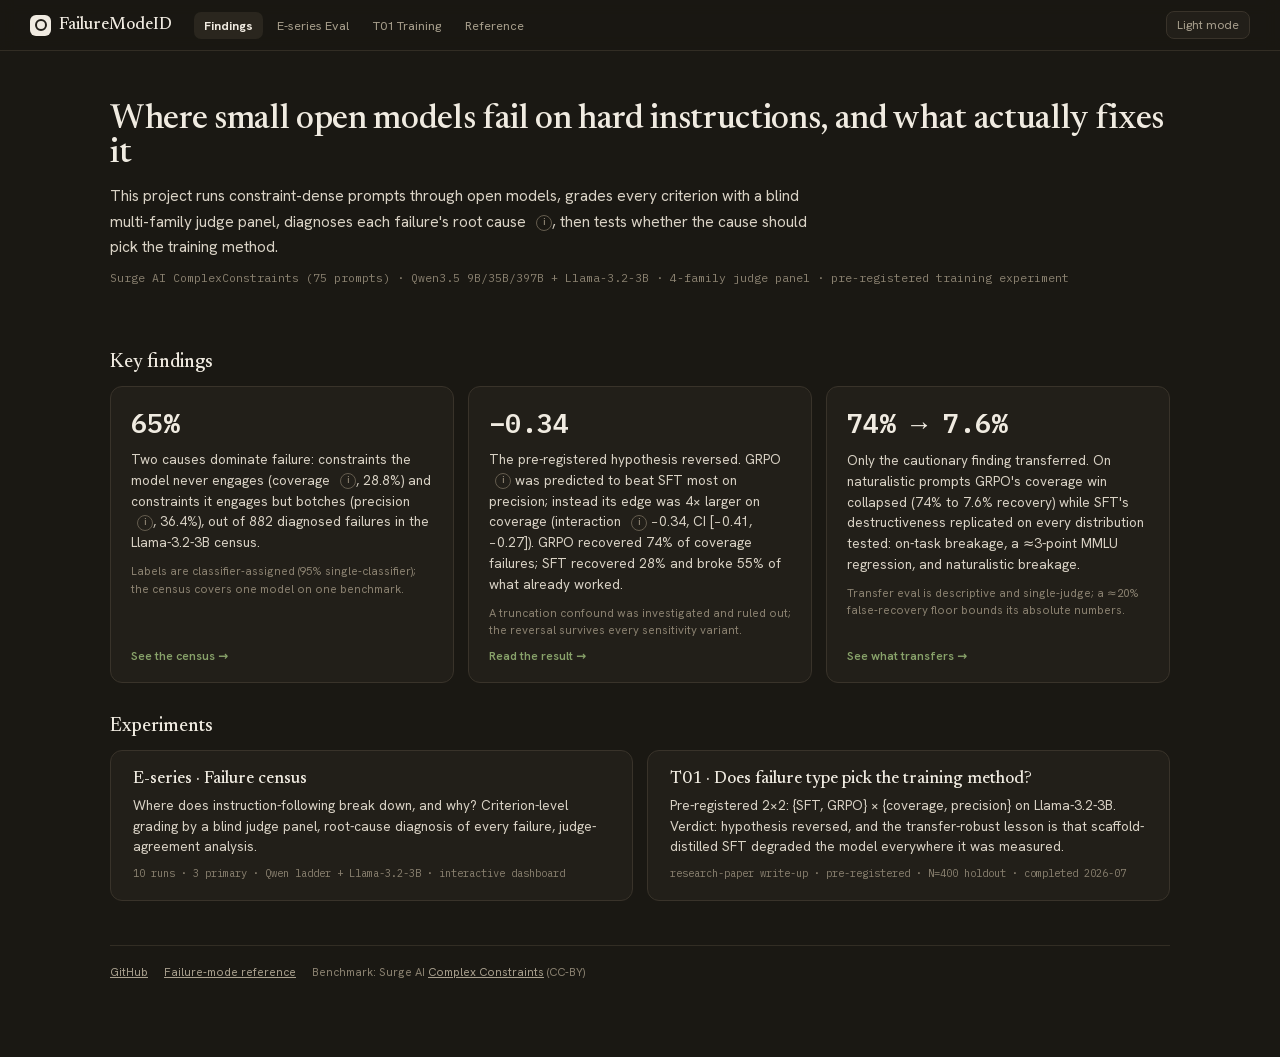
<file: dashboard/index.html>
<!doctype html>
<html>
  <head>
    <meta charset="utf-8" />
    <meta name="viewport" content="width=device-width, initial-scale=1" />
    <title>FailureModeID · where small models fail, and what actually fixes it</title>
    <script>
      // Legacy deep links (#run=...&tab=... / #view=training) belong to the eval app.
      (function () {
        var h = location.hash || "";
        if (/(^|[#&])(run|view|tab|prompt|model|judge|mode)=/.test(h)) {
          location.replace("eval.html" + h);
        }
      })();
    </script>
    <link rel="stylesheet" href="theme.css" />
    <script src="common.js"></script>
    <script>FMID.initTheme()</script>
    <style>
      .wrap { max-width: 1060px; margin: 0 auto; padding: 0 30px 60px; }
      .hero { padding: 52px 0 34px; }
      .hero h1 { font-family: "Newsreader", Georgia, serif; font-weight: 500;
        font-size: 34px; margin: 0 0 12px; letter-spacing: -0.01em; }
      .hero p { font-size: 15.5px; line-height: 1.65; color: var(--ink-1);
        max-width: 46em; margin: 0 0 10px; }
      .hero .meta { font-family: "IBM Plex Mono", monospace; font-size: 11.5px;
        color: var(--ink-3); }
      .sect { font-family: "Newsreader", Georgia, serif; font-size: 19px;
        font-weight: 500; margin: 34px 0 14px; }
      .cards { display: grid; grid-template-columns: repeat(3, 1fr); gap: 14px; }
      .card { background: var(--surface); border: 1px solid var(--border);
        border-radius: 12px; padding: 18px 20px; display: flex;
        flex-direction: column; gap: 9px; }
      .card .big { font-family: "IBM Plex Mono", monospace; font-size: 27px;
        font-weight: 600; }
      .card .claim { font-size: 13.5px; line-height: 1.55; color: var(--ink-1); }
      .card .caveat { font-size: 11.5px; line-height: 1.5; color: var(--ink-3); }
      .card a.more { font-size: 12px; color: var(--accent); text-decoration: none;
        font-weight: 600; margin-top: auto; }
      .card a.more:hover { text-decoration: underline; }
      .exp { display: grid; grid-template-columns: 1fr 1fr; gap: 14px; }
      .expcard { background: var(--surface); border: 1px solid var(--border);
        border-radius: 12px; padding: 20px 22px; text-decoration: none;
        color: inherit; display: block; }
      .expcard:hover { border-color: var(--accent-line); background: var(--accent-bg); }
      .expcard h3 { font-family: "Newsreader", Georgia, serif; font-weight: 500;
        font-size: 17px; margin: 0 0 7px; }
      .expcard .q { font-size: 13.5px; line-height: 1.55; color: var(--ink-1); margin: 0 0 9px; }
      .expcard .scope { font-family: "IBM Plex Mono", monospace; font-size: 10.5px;
        color: var(--ink-3); }
      footer { border-top: 1px solid var(--line); margin-top: 44px; padding: 18px 0;
        font-size: 11.5px; color: var(--ink-3); display: flex; gap: 16px; flex-wrap: wrap; }
      footer a { color: var(--ink-2); }
      @media (max-width: 900px) { .cards { grid-template-columns: 1fr; }
        .exp { grid-template-columns: 1fr; } }
    </style>
  </head>
  <body>
    <header id="nav"></header>
    <div class="wrap">
      <section class="hero">
        <h1>Where small open models fail on hard instructions, and what actually fixes it</h1>
        <p>
          This project runs constraint-dense prompts through open models, grades every
          criterion with a blind multi-family judge panel, diagnoses each failure's
          root cause
          <span class="fmid-tip" data-tip="root-cause" tabindex="0">i</span>,
          then tests whether the cause should pick the training method.
        </p>
        <div class="meta">
          Surge AI ComplexConstraints (75 prompts) · Qwen3.5 9B/35B/397B + Llama-3.2-3B ·
          4-family judge panel · pre-registered training experiment
        </div>
      </section>

      <div class="sect">Key findings</div>
      <div class="cards">
        <div class="card">
          <div class="big">65%</div>
          <div class="claim">
            Two causes dominate failure: constraints the model never engages
            (coverage <span class="fmid-tip" data-tip="coverage" tabindex="0">i</span>,
            28.8%) and constraints it engages but botches
            (precision <span class="fmid-tip" data-tip="precision" tabindex="0">i</span>,
            36.4%), out of 882 diagnosed failures in the Llama-3.2-3B census.
          </div>
          <div class="caveat">
            Labels are classifier-assigned (95% single-classifier); the census covers
            one model on one benchmark.
          </div>
          <a class="more" href="eval.html#run=E08-llama3-2-3b-cc75&tab=analysis">See the census →</a>
        </div>
        <div class="card">
          <div class="big">&minus;0.34</div>
          <div class="claim">
            The pre-registered hypothesis reversed. GRPO
            <span class="fmid-tip" data-tip="grpo" tabindex="0">i</span> was predicted to
            beat SFT most on precision; instead its edge was 4&times; larger on coverage
            (interaction <span class="fmid-tip" data-tip="interaction" tabindex="0">i</span>
            &minus;0.34, CI [&minus;0.41, &minus;0.27]). GRPO recovered 74% of coverage
            failures; SFT recovered 28% and broke 55% of what already worked.
          </div>
          <div class="caveat">
            A truncation confound was investigated and ruled out; the reversal survives
            every sensitivity variant.
          </div>
          <a class="more" href="t01.html#results">Read the result →</a>
        </div>
        <div class="card">
          <div class="big">74% → 7.6%</div>
          <div class="claim">
            Only the cautionary finding transferred. On naturalistic prompts GRPO's
            coverage win collapsed (74% to 7.6% recovery) while SFT's destructiveness
            replicated on every distribution tested: on-task breakage, a &approx;3-point
            MMLU regression, and naturalistic breakage.
          </div>
          <div class="caveat">
            Transfer eval is descriptive and single-judge; a &approx;20% false-recovery
            floor bounds its absolute numbers.
          </div>
          <a class="more" href="t01.html#transfer">See what transfers →</a>
        </div>
      </div>

      <div class="sect">Experiments</div>
      <div class="exp">
        <a class="expcard" href="eval.html">
          <h3>E-series · Failure census</h3>
          <p class="q">
            Where does instruction-following break down, and why? Criterion-level
            grading by a blind judge panel, root-cause diagnosis of every failure,
            judge-agreement analysis.
          </p>
          <div class="scope">10 runs · 3 primary · Qwen ladder + Llama-3.2-3B · interactive dashboard</div>
        </a>
        <a class="expcard" href="t01.html">
          <h3>T01 · Does failure type pick the training method?</h3>
          <p class="q">
            Pre-registered 2&times;2: {SFT, GRPO} &times; {coverage, precision} on
            Llama-3.2-3B. Verdict: hypothesis reversed, and the transfer-robust lesson
            is that scaffold-distilled SFT degraded the model everywhere it was measured.
          </p>
          <div class="scope">research-paper write-up · pre-registered · N=400 holdout · completed 2026-07</div>
        </a>
      </div>

      <footer>
        <a href="https://github.com/smarinacseas/failure-mode-id">GitHub</a>
        <a href="eval.html#tab=reference">Failure-mode reference</a>
        <span>
          Benchmark: Surge AI
          <a href="https://huggingface.co/datasets/surgeai/ComplexConstraints">Complex Constraints</a>
          (CC-BY)
        </span>
      </footer>
    </div>
    <script>
      FMID.mountNav(document.getElementById("nav"), "home");
      FMID.initTips();
    </script>
  </body>
</html>
</file>
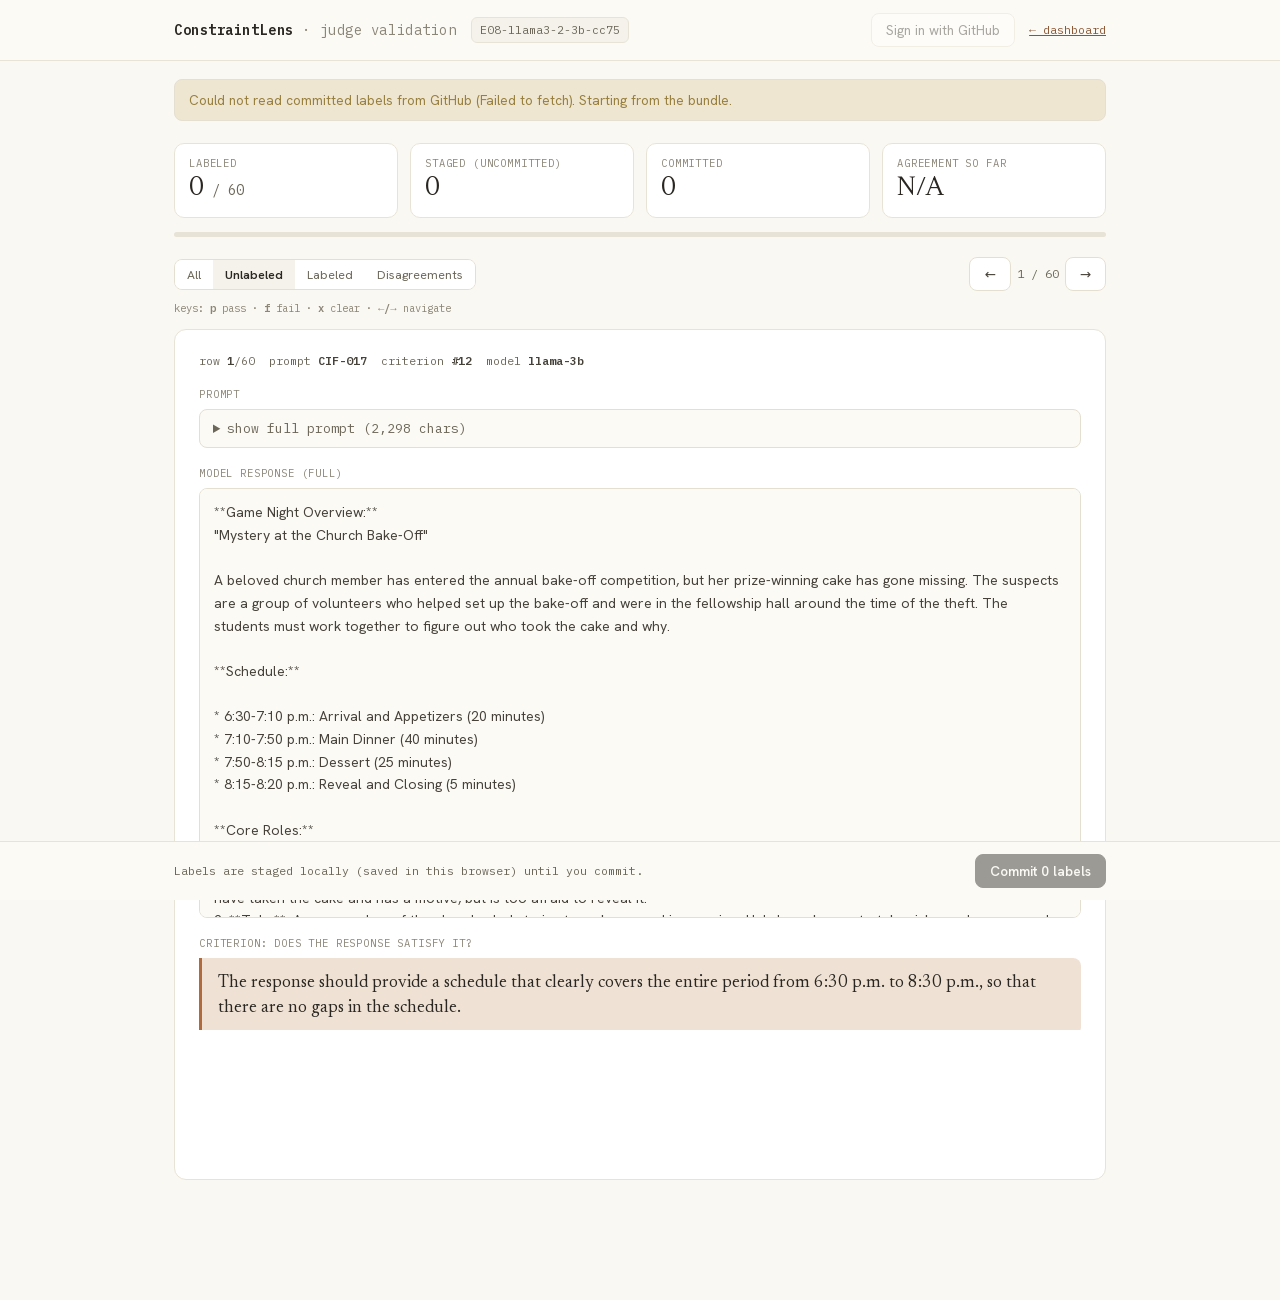
<file: dashboard/label.html>
<!doctype html>
<html lang="en">
<head>
<meta charset="utf-8" />
<meta name="viewport" content="width=device-width, initial-scale=1" />
<title>ConstraintLens · Judge validation labeling</title>
<style>
  /* Fonts: reuse the dashboard's local woff2 files (latin subsets). */
  @font-face { font-family: "Hanken Grotesk"; font-style: normal; font-weight: 400 700; font-display: swap;
    src: url("fonts/5b348728-bf4b-44c4-ad4f-d0b25b652954.woff2") format("woff2"); }
  @font-face { font-family: "IBM Plex Mono"; font-style: normal; font-weight: 400; font-display: swap;
    src: url("fonts/36716400-52e4-45a3-b6c4-e6f72c8d2762.woff2") format("woff2"); }
  @font-face { font-family: "IBM Plex Mono"; font-style: normal; font-weight: 500; font-display: swap;
    src: url("fonts/fc7bbec5-d11c-452e-97b6-d476e805055a.woff2") format("woff2"); }
  @font-face { font-family: "IBM Plex Mono"; font-style: normal; font-weight: 600; font-display: swap;
    src: url("fonts/1d3fa7cd-e2cd-43fe-871c-9987a5415449.woff2") format("woff2"); }
  @font-face { font-family: "Newsreader"; font-style: normal; font-weight: 400 600; font-display: swap;
    src: url("fonts/ec87eb3a-a688-4cc8-bdd7-ad1cf5c8e15e.woff2") format("woff2"); }

  :root {
    --paper: #faf8f2; --surface: #fbfaf5; --surface-2: #f4f2ea; --card: #ffffff;
    --ink: #2a2722; --ink-2: #46423a; --muted: #6c6759; --faint: #8c8678;
    --line: #e7e3d6; --line-2: #e4dfd1;
    --accent: #b06a3c; --accent-bg: #efe2d4; --accent-ink: #8a5736;
    --pass: #4f7a51; --pass-bg: #e6ecdf; --fail: #a8483b; --fail-bg: #f1e1d8;
    --warn-bg: #efe6d1; --warn-ink: #977f3e;
    --mono: "IBM Plex Mono", ui-monospace, monospace;
    --sans: "Hanken Grotesk", system-ui, sans-serif;
    --serif: "Newsreader", Georgia, serif;
  }
  * { box-sizing: border-box; }
  html, body { margin: 0; padding: 0; }
  body { background: var(--paper); color: var(--ink); font-family: var(--sans); font-size: 15px; line-height: 1.5; }
  a { color: var(--accent-ink); }
  .wrap { max-width: 980px; margin: 0 auto; padding: 0 24px 120px; }

  header.topbar { border-bottom: 1px solid var(--line); background: var(--surface); }
  .topbar-inner { max-width: 980px; margin: 0 auto; padding: 13px 24px; display: flex; align-items: center; gap: 14px; flex-wrap: wrap; }
  .wordmark { font-family: var(--mono); font-weight: 600; font-size: 14px; letter-spacing: 0.04em; }
  .wordmark .dim { color: var(--faint); font-weight: 400; }
  .spacer { flex: 1; }
  .runchip { font-family: var(--mono); font-size: 11.5px; color: var(--muted); background: var(--surface-2); border: 1px solid var(--line); border-radius: 6px; padding: 3px 8px; }

  button { font-family: var(--sans); font-size: 13.5px; cursor: pointer; border-radius: 8px; border: 1px solid var(--line-2); background: var(--card); color: var(--ink-2); padding: 7px 14px; }
  button:hover:not(:disabled) { border-color: var(--faint); }
  button:disabled { opacity: 0.45; cursor: not-allowed; }
  button.primary { background: var(--ink); border-color: var(--ink); color: var(--paper); font-weight: 600; }
  button.primary:hover:not(:disabled) { background: var(--ink-2); }
  button.vote { font-size: 15px; font-weight: 700; padding: 12px 0; flex: 1; letter-spacing: 0.06em; font-family: var(--mono); }
  button.vote.pass { color: var(--pass); }
  button.vote.fail { color: var(--fail); }
  button.vote.pass.selected { background: var(--pass); border-color: var(--pass); color: #fff; }
  button.vote.fail.selected { background: var(--fail); border-color: var(--fail); color: #fff; }

  .banner { margin: 18px 0 0; padding: 10px 14px; border-radius: 8px; font-size: 13.5px; border: 1px solid var(--line-2); background: var(--warn-bg); color: var(--warn-ink); }
  .banner.error { background: var(--fail-bg); color: var(--fail); }
  .banner.ok { background: var(--pass-bg); color: var(--pass); }
  .banner.hidden { display: none; }

  .stats { display: grid; grid-template-columns: repeat(4, 1fr); gap: 12px; margin: 22px 0 0; }
  .stat { background: var(--card); border: 1px solid var(--line); border-radius: 10px; padding: 12px 14px; }
  .stat .k { font-family: var(--mono); font-size: 10.5px; text-transform: uppercase; letter-spacing: 0.08em; color: var(--faint); }
  .stat .v { font-family: var(--serif); font-size: 26px; line-height: 1.2; margin-top: 2px; }
  .stat .v small { font-size: 14px; color: var(--muted); font-family: var(--mono); }
  .progress { height: 5px; border-radius: 3px; background: var(--line); margin-top: 14px; overflow: hidden; }
  .progress > div { height: 100%; background: var(--accent); width: 0%; transition: width .2s; }

  .controls { display: flex; align-items: center; gap: 10px; margin: 20px 0 12px; flex-wrap: wrap; }
  .seg { display: flex; border: 1px solid var(--line-2); border-radius: 8px; overflow: hidden; background: var(--card); }
  .seg button { border: 0; border-radius: 0; font-size: 12.5px; padding: 6px 12px; color: var(--muted); }
  .seg button.on { background: var(--surface-2); color: var(--ink); font-weight: 600; }
  .navbtns { display: flex; gap: 6px; margin-left: auto; }
  .kbd-hint { font-family: var(--mono); font-size: 10.5px; color: var(--faint); width: 100%; }

  .card { background: var(--card); border: 1px solid var(--line); border-radius: 12px; padding: 22px 24px; margin-top: 6px; }
  .meta { display: flex; gap: 14px; flex-wrap: wrap; font-family: var(--mono); font-size: 11.5px; color: var(--muted); margin-bottom: 14px; }
  .meta b { color: var(--ink-2); font-weight: 600; }
  .sec-label { font-family: var(--mono); font-size: 10.5px; text-transform: uppercase; letter-spacing: 0.08em; color: var(--faint); margin: 18px 0 6px; }
  details.prompt { border: 1px solid var(--line-2); border-radius: 8px; background: var(--surface); }
  details.prompt summary { cursor: pointer; padding: 9px 13px; font-size: 13px; color: var(--muted); font-family: var(--mono); }
  details.prompt[open] summary { border-bottom: 1px solid var(--line-2); }
  .prose { white-space: pre-wrap; overflow-wrap: anywhere; font-size: 14px; line-height: 1.62; color: var(--ink-2); padding: 12px 14px; }
  .response-box { border: 1px solid var(--line-2); border-radius: 8px; background: var(--surface); max-height: 430px; overflow-y: auto; }
  .criterion { border-left: 3px solid var(--accent); background: var(--accent-bg); border-radius: 0 8px 8px 0; padding: 13px 16px; font-family: var(--serif); font-size: 17px; line-height: 1.5; }
  .votes { display: flex; gap: 12px; margin-top: 20px; }
  .clear-row { margin-top: 8px; text-align: right; }
  .clear-row button { font-size: 11.5px; padding: 3px 9px; color: var(--faint); }

  .reveal { margin-top: 18px; border-radius: 10px; border: 1px solid var(--line-2); overflow: hidden; }
  .reveal .head { display: flex; align-items: center; gap: 10px; padding: 10px 14px; font-family: var(--mono); font-size: 12px; }
  .reveal.agree .head { background: var(--pass-bg); color: var(--pass); }
  .reveal.disagree .head { background: var(--fail-bg); color: var(--fail); }
  .reveal .body { padding: 12px 14px; font-size: 13.5px; color: var(--ink-2); background: var(--card); }
  .reveal .body .jr { color: var(--muted); }
  .blindnote { margin-top: 18px; font-family: var(--mono); font-size: 11.5px; color: var(--faint); border: 1px dashed var(--line-2); border-radius: 8px; padding: 10px 14px; }
  .verdict-chip { font-weight: 600; padding: 1px 8px; border-radius: 5px; }
  .verdict-chip.PASS { background: var(--pass); color: #fff; }
  .verdict-chip.FAIL { background: var(--fail); color: #fff; }

  .commitbar { position: fixed; bottom: 0; left: 0; right: 0; background: var(--surface); border-top: 1px solid var(--line); }
  .commitbar-inner { max-width: 980px; margin: 0 auto; padding: 12px 24px; display: flex; align-items: center; gap: 14px; flex-wrap: wrap; }
  .commit-status { font-family: var(--mono); font-size: 11.5px; color: var(--muted); flex: 1; min-width: 200px; overflow-wrap: anywhere; }
  .userchip { font-family: var(--mono); font-size: 12px; color: var(--muted); display: flex; align-items: center; gap: 8px; }
  .userchip img { width: 22px; height: 22px; border-radius: 50%; border: 1px solid var(--line-2); }
  .signout { font-size: 11px; padding: 2px 8px; }

  @media (max-width: 720px) {
    .stats { grid-template-columns: repeat(2, 1fr); }
    .wrap { padding: 0 12px 140px; }
    .card { padding: 16px; }
  }
</style>
</head>
<body>

<header class="topbar">
  <div class="topbar-inner">
    <span class="wordmark">ConstraintLens <span class="dim">· judge validation</span></span>
    <span class="runchip" id="run-chip">N/A</span>
    <span class="spacer"></span>
    <span id="auth-area"></span>
    <a href="./index.html" style="font-family:var(--mono);font-size:11.5px;">← dashboard</a>
  </div>
</header>

<div class="wrap">
  <div id="banner" class="banner hidden"></div>

  <div class="stats">
    <div class="stat"><div class="k">Labeled</div><div class="v"><span id="st-labeled">0</span><small> / <span id="st-total">0</span></small></div></div>
    <div class="stat"><div class="k">Staged (uncommitted)</div><div class="v" id="st-staged">0</div></div>
    <div class="stat"><div class="k">Committed</div><div class="v" id="st-committed">0</div></div>
    <div class="stat"><div class="k">Agreement so far</div><div class="v" id="st-agree">N/A</div></div>
  </div>
  <div class="progress"><div id="progress-fill"></div></div>

  <div class="controls">
    <div class="seg" id="filter-seg">
      <button data-f="all">All</button>
      <button data-f="unlabeled" class="on">Unlabeled</button>
      <button data-f="labeled">Labeled</button>
      <button data-f="disagree">Disagreements</button>
    </div>
    <div class="navbtns">
      <button id="btn-prev" title="Previous (←)">←</button>
      <span id="pos" style="font-family:var(--mono);font-size:12px;color:var(--muted);align-self:center;">0 / 0</span>
      <button id="btn-next" title="Next (→)">→</button>
    </div>
    <span class="kbd-hint">keys: <b>p</b> pass · <b>f</b> fail · <b>x</b> clear · <b>←/→</b> navigate</span>
  </div>

  <div class="card" id="card"><div style="color:var(--muted);font-family:var(--mono);font-size:13px;">Loading…</div></div>
</div>

<div class="commitbar">
  <div class="commitbar-inner">
    <span class="commit-status" id="commit-status">Labels are staged locally (saved in this browser) until you commit.</span>
    <button class="primary" id="btn-commit" disabled>Commit 0 labels</button>
  </div>
</div>

<script>
"use strict";
/* ============================================================================
 * CONFIG: edit before deploying (see labeling/SETUP.md).
 * ==========================================================================*/
const CONFIG = {
  owner: "smarinacseas",
  repo: "failure-mode-id",
  // Side branch that receives label commits. runs/ is gitignored on main, so
  // labels live on their own branch; pull them back with labeling/pull.py.
  // The branch is created automatically on first commit if it doesn't exist.
  labelsBranch: "labels",
  defaultRun: "E08-llama3-2-3b-cc75",
  // Only these GitHub logins may commit (the proxy enforces this server-side
  // too; keep the two lists in sync).
  allowlist: ["smarinacseas"],
  // GitHub OAuth app client id (public): from github.com/settings/developers.
  oauthClientId: "REPLACE_WITH_CLIENT_ID",
  // Deployed Cloudflare Worker that holds the client secret (proxy/oauth-worker).
  proxyUrl: "REPLACE_WITH_WORKER_URL", // e.g. https://constraintlens-oauth.<acct>.workers.dev
};
/* ==========================================================================*/

const RUN = new URLSearchParams(location.search).get("run") || CONFIG.defaultRun;
const LABELS_PATH = `runs/${RUN}/judge_validation.json`;
const API = "https://api.github.com";
const DRAFT_KEY = `cl-labels-draft:${RUN}`;
const TOKEN_KEY = "cl-gh-token";
const LOGIN_KEY = "cl-gh-login";
// Original judge_validation.json key order: commits must round-trip exactly
// this schema so `main.py validate --mode score` accepts the file.
const ROW_KEYS = ["judge", "model", "id", "criterion_index", "criterion_text",
                  "prompt_text", "response_excerpt", "judge_verdict", "judge_reason", "human"];

const S = {
  rows: [],            // bundle rows (with full_response)
  remoteHuman: {},     // key -> PASS/FAIL committed on the labels branch
  remoteExists: false,
  staged: {},          // key -> PASS/FAIL/"" staged locally
  filter: "unlabeled",
  idx: 0,              // index into filtered()
  token: sessionStorage.getItem(TOKEN_KEY) || null,
  login: sessionStorage.getItem(LOGIN_KEY) || null,
  committing: false,
};

const $ = (id) => document.getElementById(id);
const esc = (s) => String(s ?? "").replace(/[&<>"']/g, c => ({"&":"&amp;","<":"&lt;",">":"&gt;",'"':"&quot;","'":"&#39;"}[c]));
const rowKey = (r) => [r.judge, r.model, r.id, r.criterion_index].join("§");
const normVerdict = (v) => { const s = String(v ?? "").trim().toUpperCase(); return s === "PASS" || s === "FAIL" ? s : ""; };
// Effective human verdict: staged edit wins over what's committed remotely.
const humanOf = (r) => { const k = rowKey(r); return k in S.staged ? S.staged[k] : (S.remoteHuman[k] || ""); };
const isAllowed = () => !!S.login && CONFIG.allowlist.some(u => u.toLowerCase() === S.login.toLowerCase());
const configured = () => !CONFIG.oauthClientId.startsWith("REPLACE") && !CONFIG.proxyUrl.startsWith("REPLACE");

/* ---------- UTF-8 <-> base64 (GitHub contents API) ---------- */
function b64encodeUtf8(str) {
  const bytes = new TextEncoder().encode(str);
  let bin = "";
  for (let i = 0; i < bytes.length; i += 0x8000)
    bin += String.fromCharCode.apply(null, bytes.subarray(i, i + 0x8000));
  return btoa(bin);
}
function b64decodeUtf8(b64) {
  const bin = atob(b64.replace(/\n/g, ""));
  const bytes = Uint8Array.from(bin, c => c.charCodeAt(0));
  return new TextDecoder().decode(bytes);
}

/* ---------- GitHub API ---------- */
async function gh(path, opts = {}) {
  const headers = { "Accept": "application/vnd.github+json", ...(opts.headers || {}) };
  if (S.token) headers["Authorization"] = `Bearer ${S.token}`;
  const res = await fetch(`${API}${path}`, { ...opts, headers });
  return res;
}

async function fetchRemoteLabels() {
  const res = await gh(`/repos/${CONFIG.owner}/${CONFIG.repo}/contents/${LABELS_PATH}?ref=${encodeURIComponent(CONFIG.labelsBranch)}`);
  if (res.status === 404) return null; // branch or file doesn't exist yet
  if (!res.ok) throw new Error(`GitHub read failed (${res.status})`);
  const j = await res.json();
  return { sha: j.sha, rows: JSON.parse(b64decodeUtf8(j.content)) };
}

async function ensureLabelsBranch() {
  const ref = await gh(`/repos/${CONFIG.owner}/${CONFIG.repo}/git/ref/${encodeURIComponent("heads/" + CONFIG.labelsBranch)}`);
  if (ref.ok) return;
  if (ref.status !== 404) throw new Error(`Branch check failed (${ref.status})`);
  const repo = await gh(`/repos/${CONFIG.owner}/${CONFIG.repo}`);
  if (!repo.ok) throw new Error(`Repo lookup failed (${repo.status})`);
  const def = (await repo.json()).default_branch;
  const defRef = await gh(`/repos/${CONFIG.owner}/${CONFIG.repo}/git/ref/${encodeURIComponent("heads/" + def)}`);
  if (!defRef.ok) throw new Error(`Default branch lookup failed (${defRef.status})`);
  const sha = (await defRef.json()).object.sha;
  const mk = await gh(`/repos/${CONFIG.owner}/${CONFIG.repo}/git/refs`, {
    method: "POST",
    body: JSON.stringify({ ref: `refs/heads/${CONFIG.labelsBranch}`, sha }),
  });
  if (!mk.ok) throw new Error(`Could not create branch ${CONFIG.labelsBranch} (${mk.status})`);
}

/* Build the exact judge_validation.json content for committing: original row
 * order and schema (full_response stripped), staged + remote human merged. */
function buildCommitRows(remoteRows) {
  const remoteByKey = {};
  for (const r of remoteRows || []) remoteByKey[rowKey(r)] = r;
  return S.rows.map(bundleRow => {
    const k = rowKey(bundleRow);
    const base = remoteByKey[k] || bundleRow;
    const out = {};
    for (const key of ROW_KEYS) out[key] = base[key] ?? bundleRow[key] ?? "";
    out.human = k in S.staged ? S.staged[k] : normVerdict(base.human);
    return out;
  });
}

async function commitLabels() {
  if (S.committing) return;
  const staged = Object.keys(S.staged).length;
  if (!staged) return;
  S.committing = true;
  renderCommitBar();
  try {
    setStatus("Committing…");
    await ensureLabelsBranch();
    let attempt = 0;
    while (true) {
      attempt++;
      const remote = await fetchRemoteLabels();
      const rows = buildCommitRows(remote ? remote.rows : null);
      const filled = rows.filter(r => r.human).length;
      const body = {
        message: `label: ${RUN} judge validation (${filled}/${rows.length} human verdicts)`,
        content: b64encodeUtf8(JSON.stringify(rows, null, 2)),
        branch: CONFIG.labelsBranch,
      };
      if (remote) body.sha = remote.sha;
      const res = await gh(`/repos/${CONFIG.owner}/${CONFIG.repo}/contents/${LABELS_PATH}`, {
        method: "PUT", body: JSON.stringify(body),
      });
      if (res.ok) {
        // Promote staged -> committed.
        for (const r of rows) if (r.human) S.remoteHuman[rowKey(r)] = r.human; else delete S.remoteHuman[rowKey(r)];
        S.staged = {};
        S.remoteExists = true;
        saveDraft();
        setStatus(`Committed ${filled}/${rows.length} labels to ${CONFIG.labelsBranch} ✓  Pull locally with labeling/pull.py, then run validate --mode score.`);
        break;
      }
      if ((res.status === 409 || res.status === 422) && attempt < 3) continue; // sha race: refetch and retry
      const err = await res.json().catch(() => ({}));
      throw new Error(`Commit failed (${res.status}): ${err.message || "unknown error"}`);
    }
  } catch (e) {
    setStatus(`✗ ${e.message}`, true);
  } finally {
    S.committing = false;
    renderAll();
  }
}

/* ---------- OAuth ---------- */
function signIn() {
  const state = crypto.randomUUID();
  sessionStorage.setItem("cl-oauth-state", state);
  sessionStorage.setItem("cl-oauth-run", RUN);
  const redirect = location.origin + location.pathname;
  const u = new URL("https://github.com/login/oauth/authorize");
  u.searchParams.set("client_id", CONFIG.oauthClientId);
  u.searchParams.set("redirect_uri", redirect);
  u.searchParams.set("scope", "public_repo"); // use "repo" if the repo is private
  u.searchParams.set("state", state);
  location.href = u.toString();
}

function signOut() {
  sessionStorage.removeItem(TOKEN_KEY);
  sessionStorage.removeItem(LOGIN_KEY);
  S.token = null; S.login = null;
  renderAll();
}

async function handleOAuthCallback() {
  const params = new URLSearchParams(location.search);
  const code = params.get("code");
  if (!code) return;
  const run = sessionStorage.getItem("cl-oauth-run") || CONFIG.defaultRun;
  history.replaceState({}, "", `${location.pathname}?run=${encodeURIComponent(run)}`);
  const expected = sessionStorage.getItem("cl-oauth-state");
  sessionStorage.removeItem("cl-oauth-state");
  if (!expected || params.get("state") !== expected) {
    banner("Sign-in failed: OAuth state mismatch. Try again.", "error");
    return;
  }
  try {
    const res = await fetch(`${CONFIG.proxyUrl.replace(/\/$/, "")}/exchange`, {
      method: "POST",
      headers: { "Content-Type": "application/json" },
      body: JSON.stringify({ code }),
    });
    const j = await res.json().catch(() => ({}));
    if (!res.ok) throw new Error(j.error === "not_allowed"
      ? `@${j.login} is not on the labeling allowlist.`
      : (j.error_description || j.error || `proxy returned ${res.status}`));
    S.token = j.access_token; S.login = j.login;
    sessionStorage.setItem(TOKEN_KEY, S.token);
    sessionStorage.setItem(LOGIN_KEY, S.login);
    banner(`Signed in as @${S.login}.`, "ok");
  } catch (e) {
    banner(`Sign-in failed: ${e.message}`, "error");
  }
}

/* ---------- drafts ---------- */
function saveDraft() { try { localStorage.setItem(DRAFT_KEY, JSON.stringify(S.staged)); } catch {} }
function loadDraft(validKeys) {
  try {
    const d = JSON.parse(localStorage.getItem(DRAFT_KEY) || "{}");
    for (const [k, v] of Object.entries(d)) {
      if (!validKeys.has(k)) continue;
      const nv = normVerdict(v);
      if (nv || v === "") S.staged[k] = nv;
    }
  } catch {}
}

/* ---------- state helpers ---------- */
function setLabel(r, verdict) {
  const k = rowKey(r);
  if (verdict === "" && !S.remoteHuman[k]) delete S.staged[k];
  else if (verdict === S.remoteHuman[k]) delete S.staged[k]; // matches committed; nothing staged
  else S.staged[k] = verdict;
  saveDraft();
}
// Drop staged entries that duplicate what's already committed remotely.
function pruneStaged() {
  for (const [k, v] of Object.entries(S.staged))
    if ((S.remoteHuman[k] || "") === v) delete S.staged[k];
  saveDraft();
}

function filtered() {
  return S.rows.filter(r => {
    const h = humanOf(r);
    if (S.filter === "unlabeled") return !h;
    if (S.filter === "labeled") return !!h;
    if (S.filter === "disagree") return h && h !== normVerdict(r.judge_verdict);
    return true;
  });
}

/* ---------- rendering ---------- */
function banner(msg, kind = "") {
  const el = $("banner");
  el.className = `banner ${kind}`;
  el.textContent = msg;
}
function setStatus(msg, isErr = false) {
  const el = $("commit-status");
  el.textContent = msg;
  el.style.color = isErr ? "var(--fail)" : "";
}

function renderStats() {
  const total = S.rows.length;
  let labeled = 0, agree = 0, committed = 0;
  for (const r of S.rows) {
    const h = humanOf(r);
    if (h) { labeled++; if (h === normVerdict(r.judge_verdict)) agree++; }
    if (S.remoteHuman[rowKey(r)]) committed++;
  }
  $("st-labeled").textContent = labeled;
  $("st-total").textContent = total;
  $("st-staged").textContent = Object.keys(S.staged).length;
  $("st-committed").textContent = committed;
  $("st-agree").textContent = labeled ? `${Math.round(100 * agree / labeled)}%` : "N/A";
  $("progress-fill").style.width = total ? `${100 * labeled / total}%` : "0%";
}

function renderAuth() {
  const el = $("auth-area");
  if (S.login) {
    el.innerHTML = `<span class="userchip"><img src="https://github.com/${esc(S.login)}.png?size=44" alt=""/>@${esc(S.login)}${isAllowed() ? "" : " <span style='color:var(--fail)'>(read-only)</span>"} <button class="signout" id="btn-signout">sign out</button></span>`;
    $("btn-signout").onclick = signOut;
  } else {
    el.innerHTML = `<button id="btn-signin" ${configured() ? "" : "disabled title='Set oauthClientId + proxyUrl in label.html first'"}>Sign in with GitHub</button>`;
    $("btn-signin").onclick = signIn;
  }
}

function renderCommitBar() {
  const n = Object.keys(S.staged).length;
  const btn = $("btn-commit");
  btn.textContent = S.committing ? "Committing…" : `Commit ${n} label${n === 1 ? "" : "s"}`;
  btn.disabled = S.committing || n === 0 || !S.token || !isAllowed();
  if (!S.token && n > 0) setStatus(`${n} label${n === 1 ? "" : "s"} staged locally. Sign in to commit.`);
  else if (S.token && !isAllowed()) setStatus(`@${S.login} is not on the allowlist. Labels stay local.`);
}

function renderCard() {
  const list = filtered();
  const card = $("card");
  if (S.idx >= list.length) S.idx = Math.max(0, list.length - 1);
  $("pos").textContent = `${list.length ? S.idx + 1 : 0} / ${list.length}`;
  if (!list.length) {
    card.innerHTML = `<div style="color:var(--muted);font-family:var(--mono);font-size:13px;padding:30px 0;text-align:center;">No rows match this filter${S.filter === "unlabeled" ? ": everything is labeled 🎉" : ""}.</div>`;
    return;
  }
  const r = list[S.idx];
  const globalIdx = S.rows.indexOf(r) + 1;
  const h = humanOf(r);
  const jv = normVerdict(r.judge_verdict);
  const committedV = S.remoteHuman[rowKey(r)] || "";

  // BLIND: judge identity, verdict and reason render only after a human verdict.
  let revealHtml;
  if (h) {
    const agree = h === jv;
    revealHtml = `
      <div class="reveal ${agree ? "agree" : "disagree"}">
        <div class="head"><span>${agree ? "✓ agrees with judge" : "✗ disagrees with judge"}</span>
          <span>judge <b>${esc(r.judge)}</b> said <span class="verdict-chip ${esc(jv)}">${esc(jv)}</span></span>
          <span style="margin-left:auto">${committedV === h ? "committed" : "staged"}</span></div>
        <div class="body"><span class="jr">judge reason:</span> ${esc(r.judge_reason)}</div>
      </div>
      <div class="clear-row"><button data-act="clear">clear my verdict (x)</button></div>`;
  } else {
    revealHtml = `<div class="blindnote">Blind mode: the judge's verdict and reasoning stay hidden until you vote.</div>`;
  }

  card.innerHTML = `
    <div class="meta">
      <span>row <b>${globalIdx}</b>/${S.rows.length}</span>
      <span>prompt <b>${esc(r.id)}</b></span>
      <span>criterion <b>#${esc(r.criterion_index)}</b></span>
      <span>model <b>${esc(r.model)}</b></span>
    </div>
    <div class="sec-label">Prompt</div>
    <details class="prompt"><summary>show full prompt (${r.prompt_text.length.toLocaleString()} chars)</summary>
      <div class="prose">${esc(r.prompt_text)}</div></details>
    <div class="sec-label">Model response (full)</div>
    <div class="response-box"><div class="prose">${esc(r.full_response || r.response_excerpt)}</div></div>
    <div class="sec-label">Criterion: does the response satisfy it?</div>
    <div class="criterion">${esc(r.criterion_text)}</div>
    <div class="votes">
      <button class="vote pass ${h === "PASS" ? "selected" : ""}" data-act="PASS">PASS (p)</button>
      <button class="vote fail ${h === "FAIL" ? "selected" : ""}" data-act="FAIL">FAIL (f)</button>
    </div>
    ${revealHtml}`;

  card.querySelectorAll("[data-act]").forEach(b => b.onclick = () => act(b.dataset.act));
}

function renderAll() { renderStats(); renderAuth(); renderCommitBar(); renderCard(); }

/* ---------- actions ---------- */
function act(a) {
  const list = filtered();
  if (!list.length) return;
  const r = list[S.idx];
  if (a === "PASS" || a === "FAIL") {
    setLabel(r, a);
    // On the unlabeled filter the row leaves the list; keep idx pointing at
    // the next unlabeled row (same position) so flow is vote→next→vote.
    if (S.filter !== "unlabeled") {/* stay on row to show reveal */}
  } else if (a === "clear") {
    setLabel(r, "");
  }
  renderAll();
}

function nav(delta) {
  const n = filtered().length;
  if (!n) return;
  S.idx = (S.idx + delta + n) % n;
  renderCard();
}

document.addEventListener("keydown", (e) => {
  if (e.target.closest("input,textarea") || e.metaKey || e.ctrlKey || e.altKey) return;
  if (e.key === "ArrowLeft") { nav(-1); }
  else if (e.key === "ArrowRight") { nav(1); }
  else if (e.key === "p" || e.key === "P") act("PASS");
  else if (e.key === "f" || e.key === "F") act("FAIL");
  else if (e.key === "x" || e.key === "X") act("clear");
});

$("btn-prev").onclick = () => nav(-1);
$("btn-next").onclick = () => nav(1);
$("btn-commit").onclick = commitLabels;
$("filter-seg").querySelectorAll("button").forEach(b => b.onclick = () => {
  S.filter = b.dataset.f;
  $("filter-seg").querySelectorAll("button").forEach(x => x.classList.toggle("on", x === b));
  S.idx = 0;
  renderCard();
});

window.addEventListener("beforeunload", (e) => {
  if (Object.keys(S.staged).length) { e.preventDefault(); e.returnValue = ""; }
});

/* ---------- boot ---------- */
(async function init() {
  $("run-chip").textContent = RUN;
  await handleOAuthCallback();
  try {
    const res = await fetch(`./labeling/${encodeURIComponent(RUN)}.json`, { cache: "no-store" });
    if (!res.ok) throw new Error(`labeling bundle not found (${res.status}). Run labeling/sync.py and redeploy`);
    const bundle = await res.json();
    S.rows = bundle.rows;
  } catch (e) {
    banner(`Could not load labeling data: ${e.message}`, "error");
    $("card").innerHTML = "";
    return;
  }
  // Pull committed labels from the labels branch (works unauthenticated on a
  // public repo; harmless 404 if the branch/file doesn't exist yet).
  try {
    const remote = await fetchRemoteLabels();
    if (remote) {
      S.remoteExists = true;
      for (const r of remote.rows) {
        const v = normVerdict(r.human);
        if (v) S.remoteHuman[rowKey(r)] = v;
      }
    }
  } catch (e) {
    banner(`Could not read committed labels from GitHub (${e.message}). Starting from the bundle.`, "");
  }
  loadDraft(new Set(S.rows.map(rowKey)));
  pruneStaged();
  renderAll();
})();
</script>
</body>
</html>
</file>
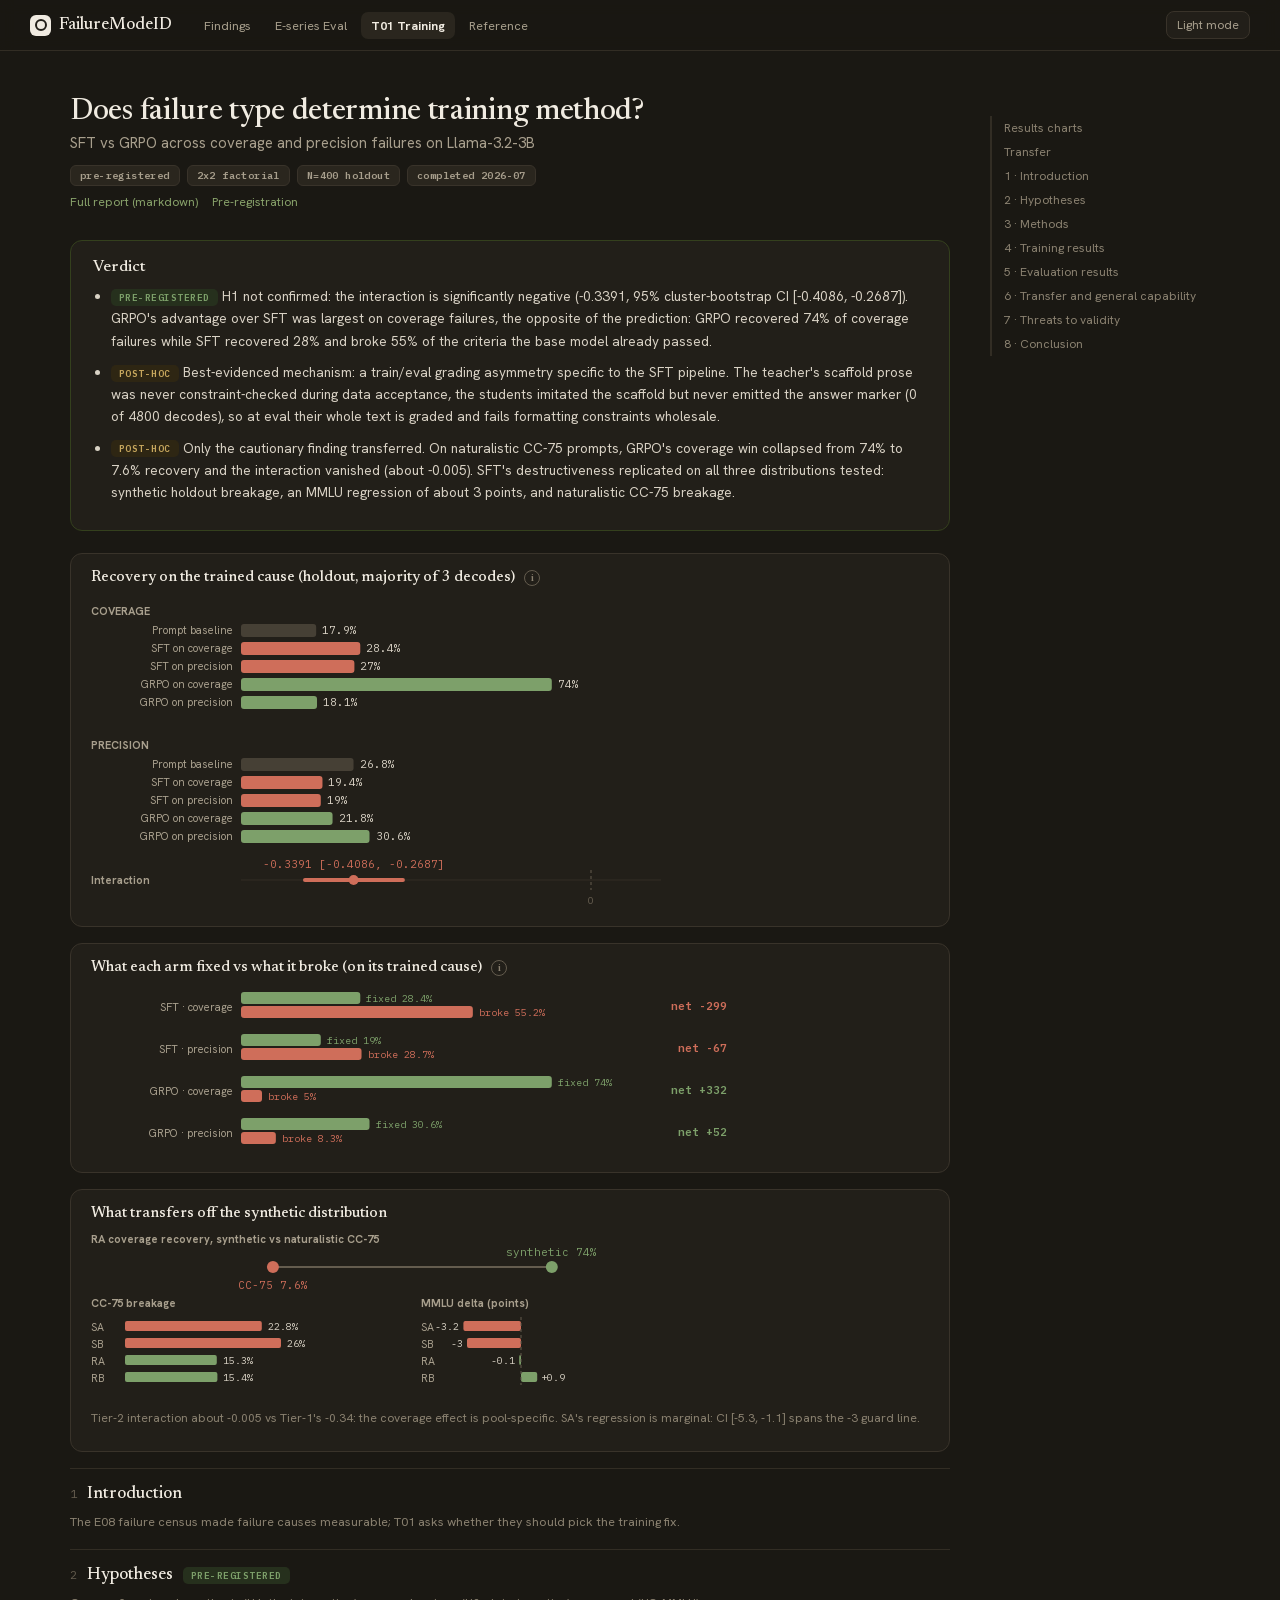
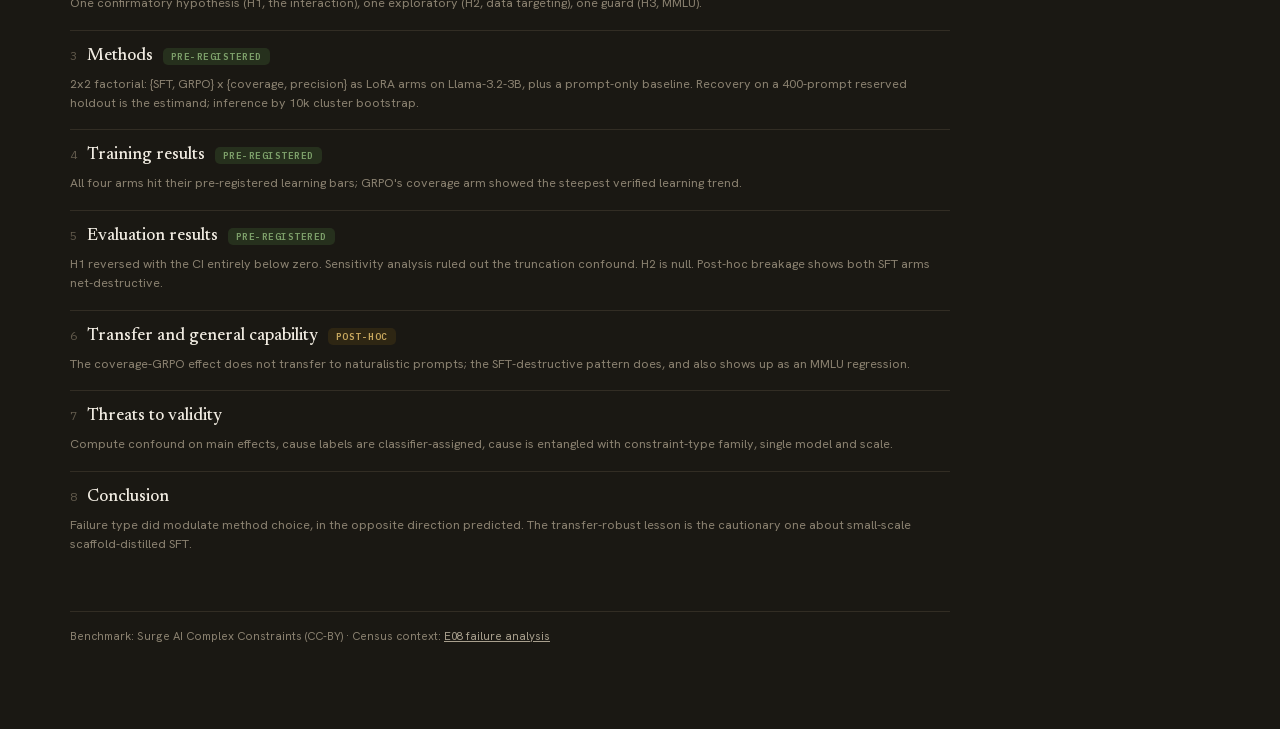
<file: dashboard/t01.html>
<!doctype html>
<html>
  <head>
    <meta charset="utf-8" />
    <meta name="viewport" content="width=device-width, initial-scale=1" />
    <title>T01 · Does failure type determine training method?</title>
    <link rel="stylesheet" href="theme.css" />
    <script src="common.js"></script>
    <script>FMID.initTheme()</script>
    <style>
      .wrap { max-width: 1140px; margin: 0 auto; padding: 0 30px 70px;
        display: grid; grid-template-columns: 1fr 220px; gap: 40px; }
      .paper { min-width: 0; }
      .toc { position: sticky; top: 70px; align-self: start; font-size: 12px;
        padding-top: 46px; }
      .toc a { display: block; color: var(--ink-3); text-decoration: none;
        padding: 4px 0 4px 12px; border-left: 2px solid var(--line); }
      .toc a:hover { color: var(--ink); border-left-color: var(--accent); }
      .phead { padding: 46px 0 8px; }
      .phead h1 { font-family: "Newsreader", Georgia, serif; font-weight: 500;
        font-size: 30px; margin: 0 0 6px; letter-spacing: -0.01em; }
      .phead .q { font-size: 15px; color: var(--ink-2); margin: 0 0 12px; }
      .badges { display: flex; gap: 7px; flex-wrap: wrap; margin-bottom: 8px; }
      .badges span { font-family: "IBM Plex Mono", monospace; font-size: 10px;
        font-weight: 600; letter-spacing: .04em; padding: 3px 9px; border-radius: 6px;
        background: var(--surface-2); color: var(--ink-2);
        border: 1px solid var(--border); }
      .links { font-size: 12px; }
      .links a { color: var(--accent); text-decoration: none; margin-right: 14px; }
      .links a:hover { text-decoration: underline; }
      .verdict { background: var(--surface); border: 1px solid var(--accent-line);
        border-radius: 12px; padding: 18px 22px; margin: 22px 0; }
      .verdict h2 { font-family: "Newsreader", Georgia, serif; font-weight: 500;
        font-size: 16px; margin: 0 0 10px; }
      .verdict li { font-size: 13.5px; line-height: 1.65; color: var(--ink-1);
        margin-bottom: 9px; }
      .chartcard { background: var(--surface); border: 1px solid var(--border);
        border-radius: 12px; padding: 16px 20px 12px; margin: 16px 0; overflow-x: auto; }
      .chartcard h3 { font-family: "Newsreader", Georgia, serif; font-weight: 500;
        font-size: 15px; margin: 0 0 12px; }
      .chartcard svg { display: block; max-width: 100%; }
      details.sec { border-top: 1px solid var(--line); padding: 4px 0; }
      details.sec > summary { cursor: pointer; list-style: none; padding: 13px 0;
        display: flex; align-items: baseline; gap: 10px; flex-wrap: wrap; }
      details.sec > summary::-webkit-details-marker { display: none; }
      .secnum { font-family: "IBM Plex Mono", monospace; font-size: 12px;
        color: var(--ink-4); flex: none; }
      .sectitle { font-family: "Newsreader", Georgia, serif; font-size: 17px;
        font-weight: 500; }
      .secsummary { font-size: 12.5px; color: var(--ink-3); flex-basis: 100%;
        line-height: 1.5; }
      details.sec[open] .secsummary { display: none; }
      .secbody p { font-size: 13.5px; line-height: 1.7; color: var(--ink-1);
        max-width: 46em; }
      .mech { border: 1px solid var(--border); border-radius: 10px;
        padding: 13px 17px; margin: 10px 0; background: var(--surface); }
      .mech .rank { font-family: "IBM Plex Mono", monospace; font-size: 11px;
        color: var(--ink-3); margin-right: 8px; }
      .mech b { font-size: 13.5px; }
      .mech .ev { font-size: 10px; text-transform: uppercase; letter-spacing: .05em;
        font-weight: 700; margin-left: 8px; }
      .mech .ev.best { color: var(--pass); } .mech .ev.mod { color: var(--amber); }
      .mech .ev.least { color: var(--warn-dim); }
      .mech p { font-size: 13px; line-height: 1.65; color: var(--ink-1); margin: 7px 0 0; }
      .reportlink { font-size: 12px; }
      footer { border-top: 1px solid var(--line); margin-top: 40px; padding: 16px 0;
        font-size: 11.5px; color: var(--ink-3); }
      @media (max-width: 980px) { .wrap { grid-template-columns: 1fr; } .toc { display: none; } }
    </style>
  </head>
  <body>
    <header id="nav"></header>
    <div class="wrap">
      <main class="paper" id="paper"><!-- rendered by JS --></main>
      <aside class="toc" id="toc"></aside>
    </div>
    <script>
      FMID.mountNav(document.getElementById("nav"), "t01");
      FMID.initTips();

      function el(tag, cls, html) {
        var e = document.createElement(tag);
        if (cls) e.className = cls;
        if (html != null) e.innerHTML = html;
        return e;
      }
      function esc(s) {
        return String(s).replace(/&/g, "&amp;").replace(/</g, "&lt;").replace(/>/g, "&gt;");
      }
      function badge(kind) {
        return kind === "prereg"
          ? '<span class="fmid-badge-prereg">pre-registered</span>'
          : kind === "posthoc"
          ? '<span class="fmid-badge-posthoc">post-hoc</span>'
          : "";
      }
      function pct(x) { return Math.round(x * 1000) / 10 + "%"; }
      var CSS = getComputedStyle(document.documentElement);
      function v(name) { return CSS.getPropertyValue(name).trim(); }

      /* ---- chart 1: recovery grouped bars + interaction CI ---- */
      function chartRecovery(c) {
        var W = 640, barH = 13, gap = 5, groupGap = 26, left = 150, scale = 420;
        var colors = { baseline: "var(--ink-4)", sft: "var(--fail)", grpo: "var(--pass)" };
        var y = 8, s = "";
        ["coverage", "precision"].forEach(function (cause) {
          s += '<text x="0" y="' + (y + 9) + '" font-size="11" font-weight="700" fill="var(--ink-2)" style="text-transform:uppercase">' + cause + "</text>";
          y += 18;
          c.arms.forEach(function (a) {
            var w = a[cause] * scale;
            s += '<text x="' + (left - 8) + '" y="' + (y + barH - 3) + '" font-size="11" fill="var(--ink-2)" text-anchor="end">' + esc(a.label) + "</text>";
            s += '<rect x="' + left + '" y="' + y + '" width="' + w + '" height="' + barH + '" rx="3" fill="' + colors[a.kind] + '"' + (a.kind === "baseline" ? ' opacity="0.55"' : "") + "/>";
            s += '<text x="' + (left + w + 6) + '" y="' + (y + barH - 3) + '" font-size="11" font-family="IBM Plex Mono,monospace" fill="var(--ink-1)">' + pct(a[cause]) + "</text>";
            y += barH + gap;
          });
          y += groupGap;
        });
        // Interaction interval on its own axis from -0.5 to 0.1
        var axL = left, axW = scale, lo = -0.5, hi = 0.1;
        function X(val) { return axL + ((val - lo) / (hi - lo)) * axW; }
        var i = c.interaction, yI = y + 6;
        s += '<text x="0" y="' + (yI + 4) + '" font-size="11" font-weight="700" fill="var(--ink-2)">Interaction</text>';
        s += '<line x1="' + axL + '" y1="' + yI + '" x2="' + (axL + axW) + '" y2="' + yI + '" stroke="var(--line)"/>';
        s += '<line x1="' + X(0) + '" y1="' + (yI - 10) + '" x2="' + X(0) + '" y2="' + (yI + 10) + '" stroke="var(--ink-4)" stroke-dasharray="3 3"/>';
        s += '<text x="' + X(0) + '" y="' + (yI + 24) + '" font-size="10" fill="var(--ink-4)" text-anchor="middle">0</text>';
        s += '<line x1="' + X(i.ci_low) + '" y1="' + yI + '" x2="' + X(i.ci_high) + '" y2="' + yI + '" stroke="var(--fail)" stroke-width="4" stroke-linecap="round"/>';
        s += '<circle cx="' + X(i.estimate) + '" cy="' + yI + '" r="5" fill="var(--fail)"/>';
        s += '<text x="' + X(i.estimate) + '" y="' + (yI - 12) + '" font-size="11" font-family="IBM Plex Mono,monospace" fill="var(--fail)" text-anchor="middle">' + i.estimate + " [" + i.ci_low + ", " + i.ci_high + "]</text>";
        return '<svg viewBox="0 0 ' + W + " " + (yI + 34) + '" width="' + W + '">' + s + "</svg>";
      }

      /* ---- chart 2: recovery vs breakage pairs ---- */
      function chartBreakage(c) {
        var W = 640, barH = 12, left = 150, scale = 420, y = 4, s = "";
        c.rows.forEach(function (r) {
          s += '<text x="' + (left - 8) + '" y="' + (y + 19) + '" font-size="11" fill="var(--ink-2)" text-anchor="end">' + esc(r.label) + "</text>";
          s += '<rect x="' + left + '" y="' + y + '" width="' + (r.recovery * scale) + '" height="' + barH + '" rx="3" fill="var(--pass)"/>';
          s += '<text x="' + (left + r.recovery * scale + 6) + '" y="' + (y + 10) + '" font-size="10" font-family="IBM Plex Mono,monospace" fill="var(--pass)">fixed ' + pct(r.recovery) + "</text>";
          y += barH + 2;
          s += '<rect x="' + left + '" y="' + y + '" width="' + (r.breakage * scale) + '" height="' + barH + '" rx="3" fill="var(--fail)"/>';
          s += '<text x="' + (left + r.breakage * scale + 6) + '" y="' + (y + 10) + '" font-size="10" font-family="IBM Plex Mono,monospace" fill="var(--fail)">broke ' + pct(r.breakage) + "</text>";
          var netCol = r.net >= 0 ? "var(--pass)" : "var(--fail)";
          s += '<text x="' + (W - 4) + '" y="' + (y + 4) + '" font-size="11" font-weight="700" font-family="IBM Plex Mono,monospace" fill="' + netCol + '" text-anchor="end">net ' + (r.net > 0 ? "+" : "") + r.net + "</text>";
          y += barH + 16;
        });
        return '<svg viewBox="0 0 ' + W + " " + y + '" width="' + W + '">' + s + "</svg>";
      }

      /* ---- chart 3: transfer panel ---- */
      function chartTransfer(c) {
        var W = 640, s = "", y = 10;
        // collapse dumbbell
        var left = 150, scale = 420;
        s += '<text x="0" y="' + y + '" font-size="11" font-weight="700" fill="var(--ink-2)">' + esc(c.collapse.label) + "</text>";
        y += 16;
        var y0 = y + 8;
        function X(val) { return left + val * scale; }
        s += '<line x1="' + X(c.collapse.cc75) + '" y1="' + y0 + '" x2="' + X(c.collapse.synthetic) + '" y2="' + y0 + '" stroke="var(--ink-4)" stroke-width="2"/>';
        s += '<circle cx="' + X(c.collapse.synthetic) + '" cy="' + y0 + '" r="6" fill="var(--pass)"/>';
        s += '<text x="' + X(c.collapse.synthetic) + '" y="' + (y0 - 11) + '" font-size="11" font-family="IBM Plex Mono,monospace" fill="var(--pass)" text-anchor="middle">synthetic ' + pct(c.collapse.synthetic) + "</text>";
        s += '<circle cx="' + X(c.collapse.cc75) + '" cy="' + y0 + '" r="6" fill="var(--fail)"/>';
        s += '<text x="' + X(c.collapse.cc75) + '" y="' + (y0 + 22) + '" font-size="11" font-family="IBM Plex Mono,monospace" fill="var(--fail)" text-anchor="middle">CC-75 ' + pct(c.collapse.cc75) + "</text>";
        y = y0 + 40;
        // cc75 breakage + mmlu mini rows
        s += '<text x="0" y="' + y + '" font-size="11" font-weight="700" fill="var(--ink-2)">CC-75 breakage</text>';
        s += '<text x="330" y="' + y + '" font-size="11" font-weight="700" fill="var(--ink-2)">MMLU delta (points)</text>';
        y += 14;
        var rowY = y;
        c.cc75_breakage.forEach(function (r) {
          s += '<text x="0" y="' + (rowY + 10) + '" font-size="11" fill="var(--ink-2)">' + r.key + "</text>";
          s += '<rect x="34" y="' + rowY + '" width="' + (r.value * 600) + '" height="10" rx="2" fill="' + (r.key[0] === "S" ? "var(--fail)" : "var(--pass)") + '"/>';
          s += '<text x="' + (40 + r.value * 600) + '" y="' + (rowY + 9) + '" font-size="10" font-family="IBM Plex Mono,monospace" fill="var(--ink-1)">' + pct(r.value) + "</text>";
          rowY += 17;
        });
        var mmluY = y, zero = 430, per = 18;
        c.mmlu.forEach(function (r) {
          var w = Math.abs(r.delta) * per, x = r.delta < 0 ? zero - w : zero;
          s += '<text x="330" y="' + (mmluY + 10) + '" font-size="11" fill="var(--ink-2)">' + r.key + "</text>";
          s += '<rect x="' + x + '" y="' + mmluY + '" width="' + Math.max(w, 1.5) + '" height="10" rx="2" fill="' + (r.delta < -0.5 ? "var(--fail)" : "var(--pass)") + '"/>';
          s += '<text x="' + (r.delta < 0 ? x - 4 : x + w + 4) + '" y="' + (mmluY + 9) + '" font-size="10" font-family="IBM Plex Mono,monospace" fill="var(--ink-1)" text-anchor="' + (r.delta < 0 ? "end" : "start") + '">' + (r.delta > 0 ? "+" : "") + r.delta + "</text>";
          mmluY += 17;
        });
        s += '<line x1="' + zero + '" y1="' + (y - 4) + '" x2="' + zero + '" y2="' + (mmluY - 4) + '" stroke="var(--ink-4)" stroke-dasharray="3 3"/>';
        y = Math.max(rowY, mmluY) + 8;
        return '<svg viewBox="0 0 ' + W + " " + y + '" width="' + W + '">' + s + "</svg>";
      }

      fetch("./t01.json", { cache: "no-store" })
        .then(function (r) { if (!r.ok) throw new Error("HTTP " + r.status); return r.json(); })
        .then(render)
        .catch(function (e) {
          document.getElementById("paper").innerHTML =
            '<div class="fmid-callout" style="margin-top:46px"><b>Failed to load t01.json.</b> ' +
            esc(e.message) + "</div>";
        });

      function render(d) {
        var p = document.getElementById("paper");

        var head = el("div", "phead");
        head.appendChild(el("h1", null, esc(d.meta.title)));
        head.appendChild(el("p", "q", esc(d.meta.question)));
        head.appendChild(el("div", "badges", d.meta.status_badges.map(function (b) {
          return "<span>" + esc(b) + "</span>";
        }).join("")));
        head.appendChild(el("div", "links",
          '<a href="' + d.meta.report_url + '">Full report (markdown)</a>' +
          '<a href="' + d.meta.prereg_url + '">Pre-registration</a>'));
        p.appendChild(head);

        var ver = el("div", "verdict");
        ver.appendChild(el("h2", null, "Verdict"));
        var ul = el("ul", null, "");
        ul.style.cssText = "margin:0;padding-left:18px";
        d.verdict.forEach(function (item) {
          ul.appendChild(el("li", null, badge(item.badge) + " " + esc(item.text)));
        });
        ver.appendChild(ul);
        p.appendChild(ver);

        var results = el("div", null, "");
        results.id = "results";
        [["recovery", chartRecovery], ["breakage", chartBreakage]].forEach(function (pair) {
          var c = d.charts[pair[0]];
          var card = el("div", "chartcard");
          card.appendChild(el("h3", null, esc(c.title) +
            (c.tip ? ' <span class="fmid-tip" data-tip="' + c.tip + '" tabindex="0">i</span>' : "")));
          card.insertAdjacentHTML("beforeend", pair[1](c));
          results.appendChild(card);
        });
        p.appendChild(results);

        var transfer = el("div", null, "");
        transfer.id = "transfer";
        var tc = el("div", "chartcard");
        tc.appendChild(el("h3", null, esc(d.charts.transfer.title)));
        tc.insertAdjacentHTML("beforeend", chartTransfer(d.charts.transfer));
        var noteText = d.charts.transfer.collapse.note;
        // MMLU rows can carry their own marginality note (e.g. SA's guard-line
        // miss sits inside the CI) that's authored but otherwise never shown;
        // fold it into the same muted paragraph so the nuance stays visible.
        (d.charts.transfer.mmlu || []).forEach(function (r) {
          if (r.note) noteText += " " + r.key + "'s regression is marginal: " + r.note + ".";
        });
        tc.appendChild(el("p", null, esc(noteText)));
        tc.lastChild.style.cssText = "font-size:12px;color:var(--ink-3);line-height:1.5";
        transfer.appendChild(tc);
        p.appendChild(transfer);

        d.sections.forEach(function (sec) {
          var det = document.createElement("details");
          det.className = "sec";
          det.id = "sec-" + sec.id;
          var sum = el("summary", null,
            '<span class="secnum">' + esc(sec.num) + "</span>" +
            '<span class="sectitle">' + esc(sec.title) + "</span>" + badge(sec.badge) +
            '<span class="secsummary">' + esc(sec.summary) + "</span>");
          det.appendChild(sum);
          var body = el("div", "secbody");
          sec.body.forEach(function (para) { body.appendChild(el("p", null, esc(para))); });
          if (sec.callout) body.appendChild(el("div", "fmid-callout", "<b>Caveat.</b> " + esc(sec.callout)));
          if (sec.id === "results") {
            body.appendChild(el("h3", null, "Candidate mechanisms " + badge("posthoc")));
            body.lastChild.style.cssText = "font-family:'Newsreader',Georgia,serif;font-weight:500;font-size:15px";
            d.mechanisms.forEach(function (m) {
              var cls = m.evidence === "best-evidenced" ? "best" : m.evidence === "moderate" ? "mod" : "least";
              body.appendChild(el("div", "mech",
                '<span class="rank">#' + m.rank + "</span><b>" + esc(m.title) + "</b>" +
                '<span class="ev ' + cls + '">' + esc(m.evidence) + "</span><p>" + esc(m.body) + "</p>"));
            });
          }
          if (sec.report_anchor) {
            body.appendChild(el("p", "reportlink",
              '<a style="color:var(--accent);text-decoration:none" href="' + d.meta.report_url + "#" +
              sec.report_anchor + '">Full section in the report →</a>'));
          }
          det.appendChild(body);
          p.appendChild(det);
        });

        var foot = el("footer", null,
          "Benchmark: Surge AI Complex Constraints (CC-BY) · " +
          'Census context: <a style="color:var(--ink-2)" href="eval.html#run=E08-llama3-2-3b-cc75&tab=analysis">E08 failure analysis</a>');
        p.appendChild(foot);

        var toc = document.getElementById("toc");
        toc.innerHTML = '<a href="#results">Results charts</a><a href="#transfer">Transfer</a>' +
          d.sections.map(function (s2) {
            return '<a href="#sec-' + s2.id + '">' + esc(s2.num) + " · " + esc(s2.title) + "</a>";
          }).join("");
        toc.addEventListener("click", function (e) {
          var a = e.target.closest("a[href^='#']");
          if (!a) return;
          var det = document.getElementById(a.getAttribute("href").slice(1));
          if (det && det.tagName === "DETAILS") det.open = true;
        });

        // #results/#transfer/#sec-* only exist once render() has run, which
        // happens after the async t01.json fetch resolves. The browser's
        // native fragment scroll (on initial load) fires before that and
        // misses the target, so re-do it manually now that the DOM exists.
        if (location.hash) {
          var target = document.getElementById(location.hash.slice(1));
          if (target) {
            if (target.tagName === "DETAILS") target.open = true;
            target.scrollIntoView();
          }
        }
      }
    </script>
  </body>
</html>
</file>
<file: dashboard/theme.css>
/* cyrillic-ext */
@font-face {
  font-family: "Hanken Grotesk";
  font-style: normal;
  font-weight: 400;
  font-display: swap;
  src: url("fonts/9444bcad-b324-4f36-8b96-3ce2190d7b5f.woff2")
    format("woff2");
  unicode-range:
    U+0460-052F, U+1C80-1C8A, U+20B4, U+2DE0-2DFF, U+A640-A69F,
    U+FE2E-FE2F;
}
/* vietnamese */
@font-face {
  font-family: "Hanken Grotesk";
  font-style: normal;
  font-weight: 400;
  font-display: swap;
  src: url("fonts/23b764a7-8d23-4f3a-9d6a-f427db159a15.woff2")
    format("woff2");
  unicode-range:
    U+0102-0103, U+0110-0111, U+0128-0129, U+0168-0169, U+01A0-01A1,
    U+01AF-01B0, U+0300-0301, U+0303-0304, U+0308-0309, U+0323,
    U+0329, U+1EA0-1EF9, U+20AB;
}
/* latin-ext */
@font-face {
  font-family: "Hanken Grotesk";
  font-style: normal;
  font-weight: 400;
  font-display: swap;
  src: url("fonts/c5f5b62e-6046-4129-ad5a-92dc72d5913a.woff2")
    format("woff2");
  unicode-range:
    U+0100-02BA, U+02BD-02C5, U+02C7-02CC, U+02CE-02D7, U+02DD-02FF,
    U+0304, U+0308, U+0329, U+1D00-1DBF, U+1E00-1E9F, U+1EF2-1EFF,
    U+2020, U+20A0-20AB, U+20AD-20C0, U+2113, U+2C60-2C7F, U+A720-A7FF;
}
/* latin */
@font-face {
  font-family: "Hanken Grotesk";
  font-style: normal;
  font-weight: 400;
  font-display: swap;
  src: url("fonts/5b348728-bf4b-44c4-ad4f-d0b25b652954.woff2")
    format("woff2");
  unicode-range:
    U+0000-00FF, U+0131, U+0152-0153, U+02BB-02BC, U+02C6, U+02DA,
    U+02DC, U+0304, U+0308, U+0329, U+2000-206F, U+20AC, U+2122,
    U+2191, U+2193, U+2212, U+2215, U+FEFF, U+FFFD;
}
/* cyrillic-ext */
@font-face {
  font-family: "Hanken Grotesk";
  font-style: normal;
  font-weight: 500;
  font-display: swap;
  src: url("fonts/9444bcad-b324-4f36-8b96-3ce2190d7b5f.woff2")
    format("woff2");
  unicode-range:
    U+0460-052F, U+1C80-1C8A, U+20B4, U+2DE0-2DFF, U+A640-A69F,
    U+FE2E-FE2F;
}
/* vietnamese */
@font-face {
  font-family: "Hanken Grotesk";
  font-style: normal;
  font-weight: 500;
  font-display: swap;
  src: url("fonts/23b764a7-8d23-4f3a-9d6a-f427db159a15.woff2")
    format("woff2");
  unicode-range:
    U+0102-0103, U+0110-0111, U+0128-0129, U+0168-0169, U+01A0-01A1,
    U+01AF-01B0, U+0300-0301, U+0303-0304, U+0308-0309, U+0323,
    U+0329, U+1EA0-1EF9, U+20AB;
}
/* latin-ext */
@font-face {
  font-family: "Hanken Grotesk";
  font-style: normal;
  font-weight: 500;
  font-display: swap;
  src: url("fonts/c5f5b62e-6046-4129-ad5a-92dc72d5913a.woff2")
    format("woff2");
  unicode-range:
    U+0100-02BA, U+02BD-02C5, U+02C7-02CC, U+02CE-02D7, U+02DD-02FF,
    U+0304, U+0308, U+0329, U+1D00-1DBF, U+1E00-1E9F, U+1EF2-1EFF,
    U+2020, U+20A0-20AB, U+20AD-20C0, U+2113, U+2C60-2C7F, U+A720-A7FF;
}
/* latin */
@font-face {
  font-family: "Hanken Grotesk";
  font-style: normal;
  font-weight: 500;
  font-display: swap;
  src: url("fonts/5b348728-bf4b-44c4-ad4f-d0b25b652954.woff2")
    format("woff2");
  unicode-range:
    U+0000-00FF, U+0131, U+0152-0153, U+02BB-02BC, U+02C6, U+02DA,
    U+02DC, U+0304, U+0308, U+0329, U+2000-206F, U+20AC, U+2122,
    U+2191, U+2193, U+2212, U+2215, U+FEFF, U+FFFD;
}
/* cyrillic-ext */
@font-face {
  font-family: "Hanken Grotesk";
  font-style: normal;
  font-weight: 600;
  font-display: swap;
  src: url("fonts/9444bcad-b324-4f36-8b96-3ce2190d7b5f.woff2")
    format("woff2");
  unicode-range:
    U+0460-052F, U+1C80-1C8A, U+20B4, U+2DE0-2DFF, U+A640-A69F,
    U+FE2E-FE2F;
}
/* vietnamese */
@font-face {
  font-family: "Hanken Grotesk";
  font-style: normal;
  font-weight: 600;
  font-display: swap;
  src: url("fonts/23b764a7-8d23-4f3a-9d6a-f427db159a15.woff2")
    format("woff2");
  unicode-range:
    U+0102-0103, U+0110-0111, U+0128-0129, U+0168-0169, U+01A0-01A1,
    U+01AF-01B0, U+0300-0301, U+0303-0304, U+0308-0309, U+0323,
    U+0329, U+1EA0-1EF9, U+20AB;
}
/* latin-ext */
@font-face {
  font-family: "Hanken Grotesk";
  font-style: normal;
  font-weight: 600;
  font-display: swap;
  src: url("fonts/c5f5b62e-6046-4129-ad5a-92dc72d5913a.woff2")
    format("woff2");
  unicode-range:
    U+0100-02BA, U+02BD-02C5, U+02C7-02CC, U+02CE-02D7, U+02DD-02FF,
    U+0304, U+0308, U+0329, U+1D00-1DBF, U+1E00-1E9F, U+1EF2-1EFF,
    U+2020, U+20A0-20AB, U+20AD-20C0, U+2113, U+2C60-2C7F, U+A720-A7FF;
}
/* latin */
@font-face {
  font-family: "Hanken Grotesk";
  font-style: normal;
  font-weight: 600;
  font-display: swap;
  src: url("fonts/5b348728-bf4b-44c4-ad4f-d0b25b652954.woff2")
    format("woff2");
  unicode-range:
    U+0000-00FF, U+0131, U+0152-0153, U+02BB-02BC, U+02C6, U+02DA,
    U+02DC, U+0304, U+0308, U+0329, U+2000-206F, U+20AC, U+2122,
    U+2191, U+2193, U+2212, U+2215, U+FEFF, U+FFFD;
}
/* cyrillic-ext */
@font-face {
  font-family: "Hanken Grotesk";
  font-style: normal;
  font-weight: 700;
  font-display: swap;
  src: url("fonts/9444bcad-b324-4f36-8b96-3ce2190d7b5f.woff2")
    format("woff2");
  unicode-range:
    U+0460-052F, U+1C80-1C8A, U+20B4, U+2DE0-2DFF, U+A640-A69F,
    U+FE2E-FE2F;
}
/* vietnamese */
@font-face {
  font-family: "Hanken Grotesk";
  font-style: normal;
  font-weight: 700;
  font-display: swap;
  src: url("fonts/23b764a7-8d23-4f3a-9d6a-f427db159a15.woff2")
    format("woff2");
  unicode-range:
    U+0102-0103, U+0110-0111, U+0128-0129, U+0168-0169, U+01A0-01A1,
    U+01AF-01B0, U+0300-0301, U+0303-0304, U+0308-0309, U+0323,
    U+0329, U+1EA0-1EF9, U+20AB;
}
/* latin-ext */
@font-face {
  font-family: "Hanken Grotesk";
  font-style: normal;
  font-weight: 700;
  font-display: swap;
  src: url("fonts/c5f5b62e-6046-4129-ad5a-92dc72d5913a.woff2")
    format("woff2");
  unicode-range:
    U+0100-02BA, U+02BD-02C5, U+02C7-02CC, U+02CE-02D7, U+02DD-02FF,
    U+0304, U+0308, U+0329, U+1D00-1DBF, U+1E00-1E9F, U+1EF2-1EFF,
    U+2020, U+20A0-20AB, U+20AD-20C0, U+2113, U+2C60-2C7F, U+A720-A7FF;
}
/* latin */
@font-face {
  font-family: "Hanken Grotesk";
  font-style: normal;
  font-weight: 700;
  font-display: swap;
  src: url("fonts/5b348728-bf4b-44c4-ad4f-d0b25b652954.woff2")
    format("woff2");
  unicode-range:
    U+0000-00FF, U+0131, U+0152-0153, U+02BB-02BC, U+02C6, U+02DA,
    U+02DC, U+0304, U+0308, U+0329, U+2000-206F, U+20AC, U+2122,
    U+2191, U+2193, U+2212, U+2215, U+FEFF, U+FFFD;
}
/* cyrillic-ext */
@font-face {
  font-family: "IBM Plex Mono";
  font-style: normal;
  font-weight: 400;
  font-display: swap;
  src: url("fonts/2ee0bff0-0921-4512-a917-b97e556d3422.woff2")
    format("woff2");
  unicode-range:
    U+0460-052F, U+1C80-1C8A, U+20B4, U+2DE0-2DFF, U+A640-A69F,
    U+FE2E-FE2F;
}
/* cyrillic */
@font-face {
  font-family: "IBM Plex Mono";
  font-style: normal;
  font-weight: 400;
  font-display: swap;
  src: url("fonts/9da419c3-151a-4d2e-83c4-0577cfc2bb7a.woff2")
    format("woff2");
  unicode-range:
    U+0301, U+0400-045F, U+0490-0491, U+04B0-04B1, U+2116;
}
/* vietnamese */
@font-face {
  font-family: "IBM Plex Mono";
  font-style: normal;
  font-weight: 400;
  font-display: swap;
  src: url("fonts/a3173390-e5a8-44be-84f6-e0a7c21ece66.woff2")
    format("woff2");
  unicode-range:
    U+0102-0103, U+0110-0111, U+0128-0129, U+0168-0169, U+01A0-01A1,
    U+01AF-01B0, U+0300-0301, U+0303-0304, U+0308-0309, U+0323,
    U+0329, U+1EA0-1EF9, U+20AB;
}
/* latin-ext */
@font-face {
  font-family: "IBM Plex Mono";
  font-style: normal;
  font-weight: 400;
  font-display: swap;
  src: url("fonts/be768861-46ac-4ecf-92b0-fe458a72fb60.woff2")
    format("woff2");
  unicode-range:
    U+0100-02BA, U+02BD-02C5, U+02C7-02CC, U+02CE-02D7, U+02DD-02FF,
    U+0304, U+0308, U+0329, U+1D00-1DBF, U+1E00-1E9F, U+1EF2-1EFF,
    U+2020, U+20A0-20AB, U+20AD-20C0, U+2113, U+2C60-2C7F, U+A720-A7FF;
}
/* latin */
@font-face {
  font-family: "IBM Plex Mono";
  font-style: normal;
  font-weight: 400;
  font-display: swap;
  src: url("fonts/36716400-52e4-45a3-b6c4-e6f72c8d2762.woff2")
    format("woff2");
  unicode-range:
    U+0000-00FF, U+0131, U+0152-0153, U+02BB-02BC, U+02C6, U+02DA,
    U+02DC, U+0304, U+0308, U+0329, U+2000-206F, U+20AC, U+2122,
    U+2191, U+2193, U+2212, U+2215, U+FEFF, U+FFFD;
}
/* cyrillic-ext */
@font-face {
  font-family: "IBM Plex Mono";
  font-style: normal;
  font-weight: 500;
  font-display: swap;
  src: url("fonts/6aa8099f-a823-4fff-9072-b1ff2d028cdf.woff2")
    format("woff2");
  unicode-range:
    U+0460-052F, U+1C80-1C8A, U+20B4, U+2DE0-2DFF, U+A640-A69F,
    U+FE2E-FE2F;
}
/* cyrillic */
@font-face {
  font-family: "IBM Plex Mono";
  font-style: normal;
  font-weight: 500;
  font-display: swap;
  src: url("fonts/3c1c078a-bc1d-4882-a13c-b46b6c1c9807.woff2")
    format("woff2");
  unicode-range:
    U+0301, U+0400-045F, U+0490-0491, U+04B0-04B1, U+2116;
}
/* vietnamese */
@font-face {
  font-family: "IBM Plex Mono";
  font-style: normal;
  font-weight: 500;
  font-display: swap;
  src: url("fonts/20393fd7-a122-4a37-aad1-5c6b58ade569.woff2")
    format("woff2");
  unicode-range:
    U+0102-0103, U+0110-0111, U+0128-0129, U+0168-0169, U+01A0-01A1,
    U+01AF-01B0, U+0300-0301, U+0303-0304, U+0308-0309, U+0323,
    U+0329, U+1EA0-1EF9, U+20AB;
}
/* latin-ext */
@font-face {
  font-family: "IBM Plex Mono";
  font-style: normal;
  font-weight: 500;
  font-display: swap;
  src: url("fonts/0f21314c-59a4-4665-98b9-262fa8ab3d59.woff2")
    format("woff2");
  unicode-range:
    U+0100-02BA, U+02BD-02C5, U+02C7-02CC, U+02CE-02D7, U+02DD-02FF,
    U+0304, U+0308, U+0329, U+1D00-1DBF, U+1E00-1E9F, U+1EF2-1EFF,
    U+2020, U+20A0-20AB, U+20AD-20C0, U+2113, U+2C60-2C7F, U+A720-A7FF;
}
/* latin */
@font-face {
  font-family: "IBM Plex Mono";
  font-style: normal;
  font-weight: 500;
  font-display: swap;
  src: url("fonts/fc7bbec5-d11c-452e-97b6-d476e805055a.woff2")
    format("woff2");
  unicode-range:
    U+0000-00FF, U+0131, U+0152-0153, U+02BB-02BC, U+02C6, U+02DA,
    U+02DC, U+0304, U+0308, U+0329, U+2000-206F, U+20AC, U+2122,
    U+2191, U+2193, U+2212, U+2215, U+FEFF, U+FFFD;
}
/* cyrillic-ext */
@font-face {
  font-family: "IBM Plex Mono";
  font-style: normal;
  font-weight: 600;
  font-display: swap;
  src: url("fonts/79ba2b28-624a-4c02-b85f-30681b7213f3.woff2")
    format("woff2");
  unicode-range:
    U+0460-052F, U+1C80-1C8A, U+20B4, U+2DE0-2DFF, U+A640-A69F,
    U+FE2E-FE2F;
}
/* cyrillic */
@font-face {
  font-family: "IBM Plex Mono";
  font-style: normal;
  font-weight: 600;
  font-display: swap;
  src: url("fonts/44d08462-270b-4d49-8a76-3d762eeb14dd.woff2")
    format("woff2");
  unicode-range:
    U+0301, U+0400-045F, U+0490-0491, U+04B0-04B1, U+2116;
}
/* vietnamese */
@font-face {
  font-family: "IBM Plex Mono";
  font-style: normal;
  font-weight: 600;
  font-display: swap;
  src: url("fonts/91e85675-a6f7-42a2-bff0-95760fb122aa.woff2")
    format("woff2");
  unicode-range:
    U+0102-0103, U+0110-0111, U+0128-0129, U+0168-0169, U+01A0-01A1,
    U+01AF-01B0, U+0300-0301, U+0303-0304, U+0308-0309, U+0323,
    U+0329, U+1EA0-1EF9, U+20AB;
}
/* latin-ext */
@font-face {
  font-family: "IBM Plex Mono";
  font-style: normal;
  font-weight: 600;
  font-display: swap;
  src: url("fonts/5792222e-1f63-48f2-8763-7ce9a00593db.woff2")
    format("woff2");
  unicode-range:
    U+0100-02BA, U+02BD-02C5, U+02C7-02CC, U+02CE-02D7, U+02DD-02FF,
    U+0304, U+0308, U+0329, U+1D00-1DBF, U+1E00-1E9F, U+1EF2-1EFF,
    U+2020, U+20A0-20AB, U+20AD-20C0, U+2113, U+2C60-2C7F, U+A720-A7FF;
}
/* latin */
@font-face {
  font-family: "IBM Plex Mono";
  font-style: normal;
  font-weight: 600;
  font-display: swap;
  src: url("fonts/1d3fa7cd-e2cd-43fe-871c-9987a5415449.woff2")
    format("woff2");
  unicode-range:
    U+0000-00FF, U+0131, U+0152-0153, U+02BB-02BC, U+02C6, U+02DA,
    U+02DC, U+0304, U+0308, U+0329, U+2000-206F, U+20AC, U+2122,
    U+2191, U+2193, U+2212, U+2215, U+FEFF, U+FFFD;
}
/* vietnamese */
@font-face {
  font-family: "Newsreader";
  font-style: normal;
  font-weight: 400;
  font-display: swap;
  src: url("fonts/3b00821e-d282-4f3b-bd6f-ad9761324336.woff2")
    format("woff2");
  unicode-range:
    U+0102-0103, U+0110-0111, U+0128-0129, U+0168-0169, U+01A0-01A1,
    U+01AF-01B0, U+0300-0301, U+0303-0304, U+0308-0309, U+0323,
    U+0329, U+1EA0-1EF9, U+20AB;
}
/* latin-ext */
@font-face {
  font-family: "Newsreader";
  font-style: normal;
  font-weight: 400;
  font-display: swap;
  src: url("fonts/fcbeadb7-ed6b-42f8-b57d-76b7941a90b4.woff2")
    format("woff2");
  unicode-range:
    U+0100-02BA, U+02BD-02C5, U+02C7-02CC, U+02CE-02D7, U+02DD-02FF,
    U+0304, U+0308, U+0329, U+1D00-1DBF, U+1E00-1E9F, U+1EF2-1EFF,
    U+2020, U+20A0-20AB, U+20AD-20C0, U+2113, U+2C60-2C7F, U+A720-A7FF;
}
/* latin */
@font-face {
  font-family: "Newsreader";
  font-style: normal;
  font-weight: 400;
  font-display: swap;
  src: url("fonts/ec87eb3a-a688-4cc8-bdd7-ad1cf5c8e15e.woff2")
    format("woff2");
  unicode-range:
    U+0000-00FF, U+0131, U+0152-0153, U+02BB-02BC, U+02C6, U+02DA,
    U+02DC, U+0304, U+0308, U+0329, U+2000-206F, U+20AC, U+2122,
    U+2191, U+2193, U+2212, U+2215, U+FEFF, U+FFFD;
}
/* vietnamese */
@font-face {
  font-family: "Newsreader";
  font-style: normal;
  font-weight: 500;
  font-display: swap;
  src: url("fonts/3b00821e-d282-4f3b-bd6f-ad9761324336.woff2")
    format("woff2");
  unicode-range:
    U+0102-0103, U+0110-0111, U+0128-0129, U+0168-0169, U+01A0-01A1,
    U+01AF-01B0, U+0300-0301, U+0303-0304, U+0308-0309, U+0323,
    U+0329, U+1EA0-1EF9, U+20AB;
}
/* latin-ext */
@font-face {
  font-family: "Newsreader";
  font-style: normal;
  font-weight: 500;
  font-display: swap;
  src: url("fonts/fcbeadb7-ed6b-42f8-b57d-76b7941a90b4.woff2")
    format("woff2");
  unicode-range:
    U+0100-02BA, U+02BD-02C5, U+02C7-02CC, U+02CE-02D7, U+02DD-02FF,
    U+0304, U+0308, U+0329, U+1D00-1DBF, U+1E00-1E9F, U+1EF2-1EFF,
    U+2020, U+20A0-20AB, U+20AD-20C0, U+2113, U+2C60-2C7F, U+A720-A7FF;
}
/* latin */
@font-face {
  font-family: "Newsreader";
  font-style: normal;
  font-weight: 500;
  font-display: swap;
  src: url("fonts/ec87eb3a-a688-4cc8-bdd7-ad1cf5c8e15e.woff2")
    format("woff2");
  unicode-range:
    U+0000-00FF, U+0131, U+0152-0153, U+02BB-02BC, U+02C6, U+02DA,
    U+02DC, U+0304, U+0308, U+0329, U+2000-206F, U+20AC, U+2122,
    U+2191, U+2193, U+2212, U+2215, U+FEFF, U+FFFD;
}
/* vietnamese */
@font-face {
  font-family: "Newsreader";
  font-style: normal;
  font-weight: 600;
  font-display: swap;
  src: url("fonts/3b00821e-d282-4f3b-bd6f-ad9761324336.woff2")
    format("woff2");
  unicode-range:
    U+0102-0103, U+0110-0111, U+0128-0129, U+0168-0169, U+01A0-01A1,
    U+01AF-01B0, U+0300-0301, U+0303-0304, U+0308-0309, U+0323,
    U+0329, U+1EA0-1EF9, U+20AB;
}
/* latin-ext */
@font-face {
  font-family: "Newsreader";
  font-style: normal;
  font-weight: 600;
  font-display: swap;
  src: url("fonts/fcbeadb7-ed6b-42f8-b57d-76b7941a90b4.woff2")
    format("woff2");
  unicode-range:
    U+0100-02BA, U+02BD-02C5, U+02C7-02CC, U+02CE-02D7, U+02DD-02FF,
    U+0304, U+0308, U+0329, U+1D00-1DBF, U+1E00-1E9F, U+1EF2-1EFF,
    U+2020, U+20A0-20AB, U+20AD-20C0, U+2113, U+2C60-2C7F, U+A720-A7FF;
}
/* latin */
@font-face {
  font-family: "Newsreader";
  font-style: normal;
  font-weight: 600;
  font-display: swap;
  src: url("fonts/ec87eb3a-a688-4cc8-bdd7-ad1cf5c8e15e.woff2")
    format("woff2");
  unicode-range:
    U+0000-00FF, U+0131, U+0152-0153, U+02BB-02BC, U+02C6, U+02DA,
    U+02DC, U+0304, U+0308, U+0329, U+2000-206F, U+20AC, U+2122,
    U+2191, U+2193, U+2212, U+2215, U+FEFF, U+FFFD;
}

/* Shared design tokens for FailureModeID pages (index, eval, t01).
   Source of truth: extracted from the dashboard THEME/ACCENT objects. */

:root { color-scheme: dark; }
:root[data-theme="light"] { color-scheme: light; }

:root[data-theme="light"] {
  --bg:#f4f2ea; --surface:#fbfaf5; --surface-2:#efece2; --raise:#ffffff;
  --line:#e7e3d6; --border:#e4dfd1;
  --ink:#2a2722; --ink-1:#46423a; --ink-2:#6c6759; --ink-3:#8c8678;
  --ink-4:#a8a294; --ink-5:#cec8b8;
  --bar:#6f6a5b; --bar-strong:#3a362e; --amber:#bf8a2e;
  --pass:#4f7a51; --pass-bg:#e7ebda; --pass-dim:#6e8a62;
  --fail:#a8483b; --fail-bg:#f1e1d8; --fail-dim:#9a6256;
  --warn-bg:#efe6d1; --warn-dim:#977f3e;
  --pill-imp-bg:#ece0d2; --pill-imp:#8a5736;
  --pill-cond-bg:#ece4cd; --pill-cond:#8a6e22;
  --surface-glass:rgba(244,242,234,.84); --badge-ink:#faf8f2;
  --accent:#5f7a4e; --accent-bg:#e6ebd8; --accent-line:#cbd7b6;
}
:root[data-theme="dark"] {
  --bg:#1a1813; --surface:#221f19; --surface-2:#2a261e; --raise:#37322a;
  --line:#322d24; --border:#39332a;
  --ink:#f0ebe1; --ink-1:#d9d2c5; --ink-2:#a89f8d; --ink-3:#8a8170;
  --ink-4:#645c4e; --ink-5:#423c31;
  --bar:#9a9180; --bar-strong:#d6cebc; --amber:#d1a23f;
  --pass:#7da06a; --pass-bg:#26301d; --pass-dim:#8a9f76;
  --fail:#cf6e5a; --fail-bg:#341f18; --fail-dim:#b88a7b;
  --warn-bg:#2e2613; --warn-dim:#c8a85e;
  --pill-imp-bg:#2e2318; --pill-imp:#c4895a;
  --pill-cond-bg:#2c2613; --pill-cond:#c0a046;
  --surface-glass:rgba(26,24,19,.84); --badge-ink:#1a1813;
  --accent:#88a26a; --accent-bg:#222b16; --accent-line:#34401d;
}

body {
  margin: 0; background: var(--bg); color: var(--ink);
  font-family: "Hanken Grotesk", system-ui, sans-serif;
  -webkit-font-smoothing: antialiased;
}

/* --- global nav --- */
.fmid-nav { position: sticky; top: 0; z-index: 90;
  background: var(--surface-glass); backdrop-filter: blur(8px);
  border-bottom: 1px solid var(--line); }
.fmid-nav-inner { max-width: 1320px; margin: 0 auto; padding: 11px 30px;
  display: flex; align-items: center; gap: 14px; flex-wrap: wrap; }
.fmid-nav-brand { font-family: "Newsreader", Georgia, serif; font-weight: 500;
  font-size: 17px; color: var(--ink); text-decoration: none;
  display: flex; align-items: center; gap: 8px; }
.fmid-nav-links { display: flex; gap: 4px; margin-left: 8px; flex-wrap: wrap; }
.fmid-nav-links a { font-size: 12.5px; color: var(--ink-2); text-decoration: none;
  padding: 5px 10px; border-radius: 7px; }
.fmid-nav-links a:hover { background: var(--accent-bg); color: var(--ink); }
.fmid-nav-links a[aria-current="page"] { color: var(--ink); font-weight: 700;
  background: var(--surface-2); }
.fmid-theme-btn { margin-left: auto; cursor: pointer; border: 1px solid var(--border);
  background: var(--surface); color: var(--ink-2); border-radius: 8px;
  font-size: 12px; padding: 5px 10px; font-family: inherit; }
.fmid-theme-btn:hover { background: var(--accent-bg); }

/* --- info tooltips --- */
.fmid-tip { display: inline-flex; align-items: center; justify-content: center;
  width: 14px; height: 14px; border-radius: 50%; flex: none;
  border: 1px solid var(--ink-4); color: var(--ink-3);
  font-size: 9px; font-weight: 700; font-style: normal; cursor: help;
  vertical-align: middle; margin-left: 6px; user-select: none; }
.fmid-tip:hover, .fmid-tip:focus { border-color: var(--accent); color: var(--accent); }
.fmid-tip-pop { position: absolute; z-index: 120; max-width: 300px;
  background: var(--raise); border: 1px solid var(--border); border-radius: 10px;
  box-shadow: 0 14px 34px rgba(0,0,0,.18); padding: 10px 13px;
  font-size: 12px; line-height: 1.55; color: var(--ink-1); }
.fmid-tip-pop b { display: block; font-size: 11px; text-transform: uppercase;
  letter-spacing: .06em; color: var(--ink-3); margin-bottom: 4px; }

/* --- callouts and badges (t01, landing) --- */
.fmid-callout { border: 1px solid var(--warn-dim); background: var(--warn-bg);
  border-left-width: 3px; border-radius: 10px; padding: 12px 16px;
  font-size: 13px; line-height: 1.6; color: var(--ink-1); margin: 14px 0; }
.fmid-callout b { color: var(--warn-dim); }
.fmid-badge-prereg, .fmid-badge-posthoc { font-family: "IBM Plex Mono", monospace;
  font-size: 9.5px; font-weight: 700; letter-spacing: .05em; text-transform: uppercase;
  padding: 2px 8px; border-radius: 5px; vertical-align: middle; }
.fmid-badge-prereg { background: var(--pass-bg); color: var(--pass); }
.fmid-badge-posthoc { background: var(--warn-bg); color: var(--warn-dim); }
</file>
